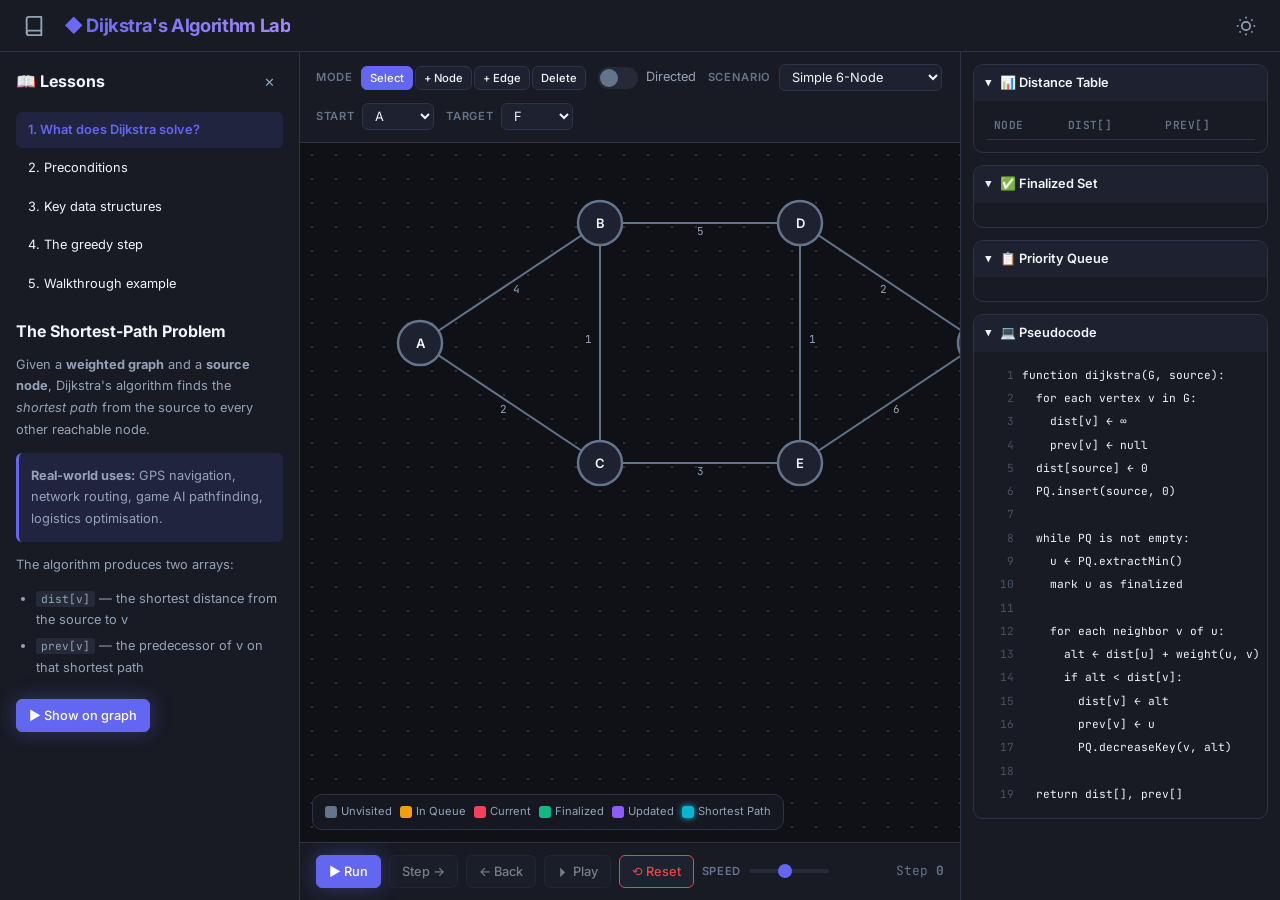
<file: demo_1/index.html>
<!DOCTYPE html>
<html lang="en" data-theme="dark">

<head>
    <meta charset="UTF-8" />
    <meta name="viewport" content="width=device-width, initial-scale=1.0" />
    <title>Dijkstra's Algorithm Lab — Interactive Visual Explorer</title>
    <meta name="description"
        content="Learn Dijkstra's shortest-path algorithm interactively. Visualise every step, inspect priority queues, distance tables, and build your own graphs." />
    <link rel="preconnect" href="https://fonts.googleapis.com" />
    <link rel="preconnect" href="https://fonts.gstatic.com" crossorigin />
    <link
        href="https://fonts.googleapis.com/css2?family=Inter:wght@400;500;600;700;800&family=JetBrains+Mono:wght@400;500;600&display=swap"
        rel="stylesheet" />
    <link rel="stylesheet" href="css/main.css" />
</head>

<body>
    <!-- ─── SKIP LINK ─── -->
    <a href="#main-content" class="skip-link">Skip to main content</a>

    <!-- ─── TOP BAR ─── -->
    <header class="topbar" role="banner">
        <div class="topbar__left">
            <button id="btn-lesson-toggle" class="icon-btn" aria-label="Toggle lesson sidebar" title="Lessons">
                <svg width="22" height="22" viewBox="0 0 24 24" fill="none" stroke="currentColor" stroke-width="2"
                    stroke-linecap="round" stroke-linejoin="round">
                    <path d="M4 19.5A2.5 2.5 0 0 1 6.5 17H20" />
                    <path d="M6.5 2H20v20H6.5A2.5 2.5 0 0 1 4 19.5v-15A2.5 2.5 0 0 1 6.5 2z" />
                </svg>
            </button>
            <h1 class="topbar__title">
                <span class="topbar__icon">◆</span> Dijkstra's Algorithm Lab
            </h1>
        </div>
        <div class="topbar__right">
            <button id="btn-theme" class="icon-btn" aria-label="Toggle dark / light mode" title="Theme">
                <svg id="icon-sun" width="20" height="20" viewBox="0 0 24 24" fill="none" stroke="currentColor"
                    stroke-width="2">
                    <circle cx="12" cy="12" r="5" />
                    <line x1="12" y1="1" x2="12" y2="3" />
                    <line x1="12" y1="21" x2="12" y2="23" />
                    <line x1="4.22" y1="4.22" x2="5.64" y2="5.64" />
                    <line x1="18.36" y1="18.36" x2="19.78" y2="19.78" />
                    <line x1="1" y1="12" x2="3" y2="12" />
                    <line x1="21" y1="12" x2="23" y2="12" />
                    <line x1="4.22" y1="19.78" x2="5.64" y2="18.36" />
                    <line x1="18.36" y1="5.64" x2="19.78" y2="4.22" />
                </svg>
                <svg id="icon-moon" width="20" height="20" viewBox="0 0 24 24" fill="none" stroke="currentColor"
                    stroke-width="2" style="display:none">
                    <path d="M21 12.79A9 9 0 1 1 11.21 3 7 7 0 0 0 21 12.79z" />
                </svg>
            </button>
        </div>
    </header>

    <!-- ─── MAIN LAYOUT ─── -->
    <div class="app-layout">

        <!-- ─── LESSON SIDEBAR ─── -->
        <aside id="lesson-sidebar" class="sidebar sidebar--lesson" role="complementary" aria-label="Guided lessons">
            <div class="sidebar__header">
                <h2 class="sidebar__title">📖 Lessons</h2>
                <button id="btn-close-lesson" class="icon-btn icon-btn--sm" aria-label="Close lessons">✕</button>
            </div>
            <nav class="lesson-nav" aria-label="Lesson steps">
                <ul id="lesson-list" class="lesson-list" role="list"></ul>
            </nav>
            <div id="lesson-content" class="lesson-content"></div>
        </aside>

        <!-- ─── CENTRE COLUMN ─── -->
        <main id="main-content" class="main-col">

            <!-- TOOLBAR -->
            <div class="toolbar" role="toolbar" aria-label="Graph and algorithm controls">
                <!-- Graph mode -->
                <div class="toolbar__group">
                    <span class="toolbar__label">Mode</span>
                    <div class="btn-group" role="radiogroup" aria-label="Graph edit mode">
                        <button class="btn btn--sm btn--active" id="mode-select" role="radio" aria-checked="true"
                            data-mode="select">Select</button>
                        <button class="btn btn--sm" id="mode-add-node" role="radio" aria-checked="false"
                            data-mode="addNode">+ Node</button>
                        <button class="btn btn--sm" id="mode-add-edge" role="radio" aria-checked="false"
                            data-mode="addEdge">+ Edge</button>
                        <button class="btn btn--sm" id="mode-delete" role="radio" aria-checked="false"
                            data-mode="delete">Delete</button>
                    </div>
                </div>

                <!-- Graph type toggle -->
                <div class="toolbar__group">
                    <label class="toggle-label" for="toggle-directed">
                        <input type="checkbox" id="toggle-directed" class="sr-only" />
                        <span class="toggle-track" role="switch" aria-checked="false" tabindex="0">
                            <span class="toggle-thumb"></span>
                        </span>
                        <span class="toggle-text">Directed</span>
                    </label>
                </div>

                <!-- Scenario dropdown -->
                <div class="toolbar__group">
                    <label for="scenario-select" class="toolbar__label">Scenario</label>
                    <select id="scenario-select" class="select">
                        <option value="">— Custom —</option>
                        <option value="simple6">Simple 6-Node</option>
                        <option value="grid">Grid Pathfinding</option>
                        <option value="disconnected">Disconnected Graph</option>
                        <option value="equalPaths">Multiple Equal Paths</option>
                    </select>
                </div>

                <!-- Start / Target -->
                <div class="toolbar__group">
                    <label for="start-node" class="toolbar__label">Start</label>
                    <select id="start-node" class="select select--narrow"></select>
                </div>
                <div class="toolbar__group">
                    <label for="target-node" class="toolbar__label">Target</label>
                    <select id="target-node" class="select select--narrow">
                        <option value="">(any)</option>
                    </select>
                </div>
            </div>

            <!-- ERROR BANNER -->
            <div id="error-banner" class="error-banner" role="alert" aria-live="polite" hidden>
                <span id="error-msg"></span>
                <button id="btn-dismiss-error" class="icon-btn icon-btn--sm" aria-label="Dismiss error">✕</button>
            </div>

            <!-- GRAPH CANVAS -->
            <div class="canvas-wrap" id="canvas-wrap">
                <svg id="graph-svg" class="graph-svg" aria-label="Graph visualisation canvas"></svg>
                <!-- Legend -->
                <div class="legend" aria-label="Color legend">
                    <div class="legend__item"><span class="legend__swatch"
                            style="background:var(--clr-unvisited)"></span>Unvisited</div>
                    <div class="legend__item"><span class="legend__swatch"
                            style="background:var(--clr-inqueue)"></span>In Queue</div>
                    <div class="legend__item"><span class="legend__swatch"
                            style="background:var(--clr-current)"></span>Current</div>
                    <div class="legend__item"><span class="legend__swatch"
                            style="background:var(--clr-finalized)"></span>Finalized</div>
                    <div class="legend__item"><span class="legend__swatch"
                            style="background:var(--clr-updated)"></span>Updated</div>
                    <div class="legend__item"><span class="legend__swatch legend__swatch--path"></span>Shortest Path
                    </div>
                </div>
            </div>

            <!-- ALGORITHM CONTROLS -->
            <div class="algo-controls" role="group" aria-label="Algorithm playback controls">
                <button id="btn-run" class="btn btn--primary" aria-label="Run algorithm">▶ Run</button>
                <button id="btn-step" class="btn" aria-label="Step forward" disabled>Step →</button>
                <button id="btn-back" class="btn" aria-label="Step backward" disabled>← Back</button>
                <button id="btn-playpause" class="btn" aria-label="Play or pause auto-step" disabled>⏵ Play</button>
                <button id="btn-reset" class="btn btn--danger" aria-label="Reset algorithm">⟲ Reset</button>
                <div class="speed-control">
                    <label for="speed-slider" class="toolbar__label">Speed</label>
                    <input type="range" id="speed-slider" min="1" max="10" value="5" class="slider"
                        aria-label="Autoplay speed" />
                </div>
                <div class="step-counter" aria-live="polite">
                    Step <strong id="step-k">0</strong>
                </div>
            </div>
        </main>

        <!-- ─── RIGHT PANELS ─── -->
        <aside class="sidebar sidebar--panels" role="complementary" aria-label="Algorithm internals">
            <button id="btn-panels-toggle" class="icon-btn panels-toggle-btn"
                aria-label="Toggle panels sidebar">☰</button>

            <!-- Distance Table -->
            <details class="panel" open>
                <summary class="panel__header" id="panel-dist-header">📊 Distance Table</summary>
                <div class="panel__body" id="panel-dist">
                    <table class="data-table" id="dist-table" aria-label="Distance and previous-node table">
                        <thead>
                            <tr>
                                <th>Node</th>
                                <th>dist[]</th>
                                <th>prev[]</th>
                            </tr>
                        </thead>
                        <tbody></tbody>
                    </table>
                </div>
            </details>

            <!-- Visited Set -->
            <details class="panel" open>
                <summary class="panel__header" id="panel-visited-header">✅ Finalized Set</summary>
                <div class="panel__body" id="panel-visited">
                    <div id="visited-chips" class="chip-row"></div>
                </div>
            </details>

            <!-- Priority Queue -->
            <details class="panel" open>
                <summary class="panel__header" id="panel-pq-header">📋 Priority Queue</summary>
                <div class="panel__body" id="panel-pq">
                    <ol id="pq-list" class="pq-list" aria-label="Priority queue contents"></ol>
                </div>
            </details>

            <!-- Pseudocode -->
            <details class="panel" open>
                <summary class="panel__header" id="panel-code-header">💻 Pseudocode</summary>
                <div class="panel__body panel__body--code" id="panel-code">
                    <pre id="pseudocode" class="pseudocode"
                        aria-label="Algorithm pseudocode with highlighted current line"></pre>
                </div>
            </details>
        </aside>
    </div>

    <!-- ─── EDGE WEIGHT DIALOG ─── -->
    <dialog id="edge-dialog" class="dialog" aria-labelledby="edge-dialog-title">
        <h3 id="edge-dialog-title">Set Edge Weight</h3>
        <form id="edge-form" method="dialog">
            <label for="edge-weight-input">Weight (≥ 0):</label>
            <input type="number" id="edge-weight-input" min="0" step="any" value="1" class="input" required autofocus />
            <div class="dialog__actions">
                <button type="submit" class="btn btn--primary">Add Edge</button>
                <button type="button" id="btn-cancel-edge" class="btn">Cancel</button>
            </div>
        </form>
    </dialog>

    <!-- ─── SCRIPTS ─── -->
    <script src="js/graph.js"></script>
    <script src="js/dijkstra.js"></script>
    <script src="js/scenarios.js"></script>
    <script src="js/ui.js"></script>
    <script src="js/app.js"></script>
</body>

</html>
</file>
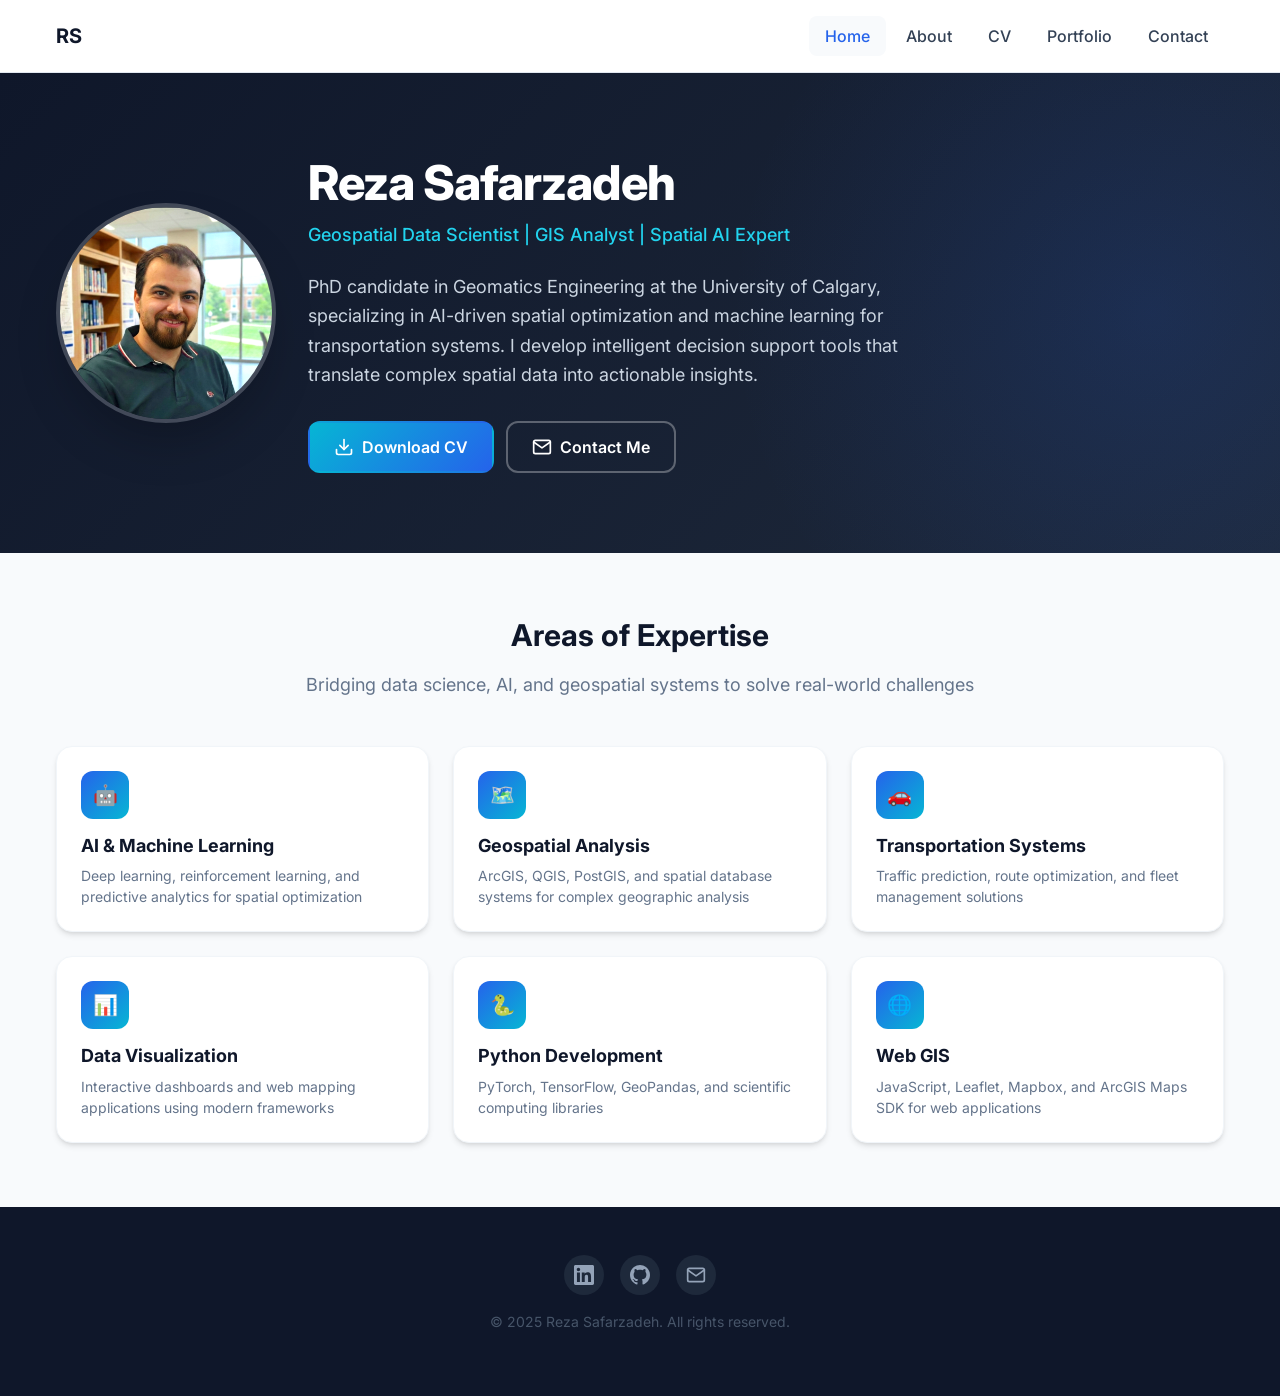
<file: demo_3/index.html>
<!DOCTYPE html>
<html lang="en">
<head>
  <meta charset="UTF-8">
  <meta name="viewport" content="width=device-width, initial-scale=1.0">
  <meta name="description" content="Reza Safarzadeh - PhD candidate in Geomatics Engineering specializing in AI-driven spatial optimization, machine learning for transportation systems, and intelligent GIS solutions.">
  
  <!-- Open Graph / Social Media -->
  <meta property="og:type" content="website">
  <meta property="og:url" content="https://safarzadeh-reza.github.io/">
  <meta property="og:title" content="Reza Safarzadeh | Geospatial Data Scientist">
  <meta property="og:description" content="PhD candidate specializing in AI-driven spatial optimization and machine learning for transportation systems.">
  <meta property="og:image" content="https://safarzadeh-reza.github.io/assets/images/profile.png">
  
  <!-- Twitter -->
  <meta name="twitter:card" content="summary_large_image">
  <meta name="twitter:title" content="Reza Safarzadeh | Geospatial Data Scientist">
  <meta name="twitter:description" content="PhD candidate specializing in AI-driven spatial optimization and machine learning for transportation systems.">
  
  <title>Reza Safarzadeh | Geospatial Data Scientist</title>
  
  <!-- Favicon -->
  <link rel="icon" type="image/png" href="assets/images/favicon.ico">
  
  <!-- Google Fonts -->
  <link rel="preconnect" href="https://fonts.googleapis.com">
  <link rel="preconnect" href="https://fonts.gstatic.com" crossorigin>
  <link href="https://fonts.googleapis.com/css2?family=Inter:wght@400;500;600;700;800&display=swap" rel="stylesheet">
  
  <!-- Styles -->
  <link rel="stylesheet" href="assets/css/styles.css">
</head>
<body>
  <!-- Navigation -->
  <nav class="nav" role="navigation" aria-label="Main navigation">
    <div class="nav__container">
      <a href="index.html" class="nav__logo">RS</a>
      <button class="nav__toggle" aria-label="Toggle menu" aria-expanded="false">
        <span></span>
        <span></span>
        <span></span>
      </button>
      <ul class="nav__menu" id="nav-menu">
        <li><a href="index.html" class="nav__link active">Home</a></li>
        <li><a href="about.html" class="nav__link">About</a></li>
        <li><a href="cv.html" class="nav__link">CV</a></li>
        <li><a href="portfolio/index.html" class="nav__link">Portfolio</a></li>
        <li><a href="contact.html" class="nav__link">Contact</a></li>
      </ul>
    </div>
  </nav>

  <!-- Hero Section -->
  <section class="hero section--hero">
    <div class="container hero__container">
      <img 
        src="assets/images/profile.png" 
        alt="Reza Safarzadeh - Geospatial Data Scientist" 
        class="hero__image"
        width="220"
        height="220"
      >
      <div class="hero__content">
        <h1 class="hero__name">Reza Safarzadeh</h1>
        <p class="hero__tagline">Geospatial Data Scientist | GIS Analyst | Spatial AI Expert</p>
        <p class="hero__summary">
          PhD candidate in Geomatics Engineering at the University of Calgary, specializing in AI-driven spatial optimization and machine learning for transportation systems. I develop intelligent decision support tools that translate complex spatial data into actionable insights.
        </p>
        <div class="hero__actions">
          <a href="Reza_Safarzadeh_CV.pdf" class="btn btn--primary" download>
            <svg width="20" height="20" viewBox="0 0 24 24" fill="none" stroke="currentColor" stroke-width="2" stroke-linecap="round" stroke-linejoin="round">
              <path d="M21 15v4a2 2 0 0 1-2 2H5a2 2 0 0 1-2-2v-4"></path>
              <polyline points="7 10 12 15 17 10"></polyline>
              <line x1="12" y1="15" x2="12" y2="3"></line>
            </svg>
            Download CV
          </a>
          <a href="contact.html" class="btn btn--secondary">
            <svg width="20" height="20" viewBox="0 0 24 24" fill="none" stroke="currentColor" stroke-width="2" stroke-linecap="round" stroke-linejoin="round">
              <path d="M4 4h16c1.1 0 2 .9 2 2v12c0 1.1-.9 2-2 2H4c-1.1 0-2-.9-2-2V6c0-1.1.9-2 2-2z"></path>
              <polyline points="22,6 12,13 2,6"></polyline>
            </svg>
            Contact Me
          </a>
        </div>
      </div>
    </div>
  </section>

  <!-- Focus Areas Section -->
  <section class="focus-areas section">
    <div class="container">
      <header class="focus-areas__header">
        <h2 class="focus-areas__title">Areas of Expertise</h2>
        <p class="focus-areas__subtitle">Bridging data science, AI, and geospatial systems to solve real-world challenges</p>
      </header>
      
      <div class="focus-areas__grid">
        <!-- AI & Machine Learning -->
        <article class="focus-card">
          <div class="focus-card__icon">🤖</div>
          <h3 class="focus-card__title">AI & Machine Learning</h3>
          <p class="focus-card__description">Deep learning, reinforcement learning, and predictive analytics for spatial optimization</p>
        </article>
        
        <!-- Geospatial Analysis -->
        <article class="focus-card">
          <div class="focus-card__icon">🗺️</div>
          <h3 class="focus-card__title">Geospatial Analysis</h3>
          <p class="focus-card__description">ArcGIS, QGIS, PostGIS, and spatial database systems for complex geographic analysis</p>
        </article>
        
        <!-- Transportation Systems -->
        <article class="focus-card">
          <div class="focus-card__icon">🚗</div>
          <h3 class="focus-card__title">Transportation Systems</h3>
          <p class="focus-card__description">Traffic prediction, route optimization, and fleet management solutions</p>
        </article>
        
        <!-- Data Visualization -->
        <article class="focus-card">
          <div class="focus-card__icon">📊</div>
          <h3 class="focus-card__title">Data Visualization</h3>
          <p class="focus-card__description">Interactive dashboards and web mapping applications using modern frameworks</p>
        </article>
        
        <!-- Python Development -->
        <article class="focus-card">
          <div class="focus-card__icon">🐍</div>
          <h3 class="focus-card__title">Python Development</h3>
          <p class="focus-card__description">PyTorch, TensorFlow, GeoPandas, and scientific computing libraries</p>
        </article>
        
        <!-- Web GIS -->
        <article class="focus-card">
          <div class="focus-card__icon">🌐</div>
          <h3 class="focus-card__title">Web GIS</h3>
          <p class="focus-card__description">JavaScript, Leaflet, Mapbox, and ArcGIS Maps SDK for web applications</p>
        </article>
      </div>
    </div>
  </section>

  <!-- Footer -->
  <footer class="footer">
    <div class="container footer__container">
      <div class="footer__social">
        <a href="https://linkedin.com/in/safarzadehreza" class="footer__social-link" aria-label="LinkedIn" target="_blank" rel="noopener noreferrer">
          <svg width="20" height="20" viewBox="0 0 24 24" fill="currentColor">
            <path d="M20.447 20.452h-3.554v-5.569c0-1.328-.027-3.037-1.852-3.037-1.853 0-2.136 1.445-2.136 2.939v5.667H9.351V9h3.414v1.561h.046c.477-.9 1.637-1.85 3.37-1.85 3.601 0 4.267 2.37 4.267 5.455v6.286zM5.337 7.433c-1.144 0-2.063-.926-2.063-2.065 0-1.138.92-2.063 2.063-2.063 1.14 0 2.064.925 2.064 2.063 0 1.139-.925 2.065-2.064 2.065zm1.782 13.019H3.555V9h3.564v11.452zM22.225 0H1.771C.792 0 0 .774 0 1.729v20.542C0 23.227.792 24 1.771 24h20.451C23.2 24 24 23.227 24 22.271V1.729C24 .774 23.2 0 22.222 0h.003z"/>
          </svg>
        </a>
        <a href="https://github.com/safarzadeh-reza" class="footer__social-link" aria-label="GitHub" target="_blank" rel="noopener noreferrer">
          <svg width="20" height="20" viewBox="0 0 24 24" fill="currentColor">
            <path d="M12 0c-6.626 0-12 5.373-12 12 0 5.302 3.438 9.8 8.207 11.387.599.111.793-.261.793-.577v-2.234c-3.338.726-4.033-1.416-4.033-1.416-.546-1.387-1.333-1.756-1.333-1.756-1.089-.745.083-.729.083-.729 1.205.084 1.839 1.237 1.839 1.237 1.07 1.834 2.807 1.304 3.492.997.107-.775.418-1.305.762-1.604-2.665-.305-5.467-1.334-5.467-5.931 0-1.311.469-2.381 1.236-3.221-.124-.303-.535-1.524.117-3.176 0 0 1.008-.322 3.301 1.23.957-.266 1.983-.399 3.003-.404 1.02.005 2.047.138 3.006.404 2.291-1.552 3.297-1.23 3.297-1.23.653 1.653.242 2.874.118 3.176.77.84 1.235 1.911 1.235 3.221 0 4.609-2.807 5.624-5.479 5.921.43.372.823 1.102.823 2.222v3.293c0 .319.192.694.801.576 4.765-1.589 8.199-6.086 8.199-11.386 0-6.627-5.373-12-12-12z"/>
          </svg>
        </a>
        <a href="mailto:reza.sz70@gmail.com" class="footer__social-link" aria-label="Email">
          <svg width="20" height="20" viewBox="0 0 24 24" fill="none" stroke="currentColor" stroke-width="2" stroke-linecap="round" stroke-linejoin="round">
            <path d="M4 4h16c1.1 0 2 .9 2 2v12c0 1.1-.9 2-2 2H4c-1.1 0-2-.9-2-2V6c0-1.1.9-2 2-2z"></path>
            <polyline points="22,6 12,13 2,6"></polyline>
          </svg>
        </a>
      </div>
      <p class="footer__copyright">
        &copy; 2025 Reza Safarzadeh. All rights reserved.
      </p>
    </div>
  </footer>

  <script src="assets/js/main.js"></script>
</body>
</html>
</file>
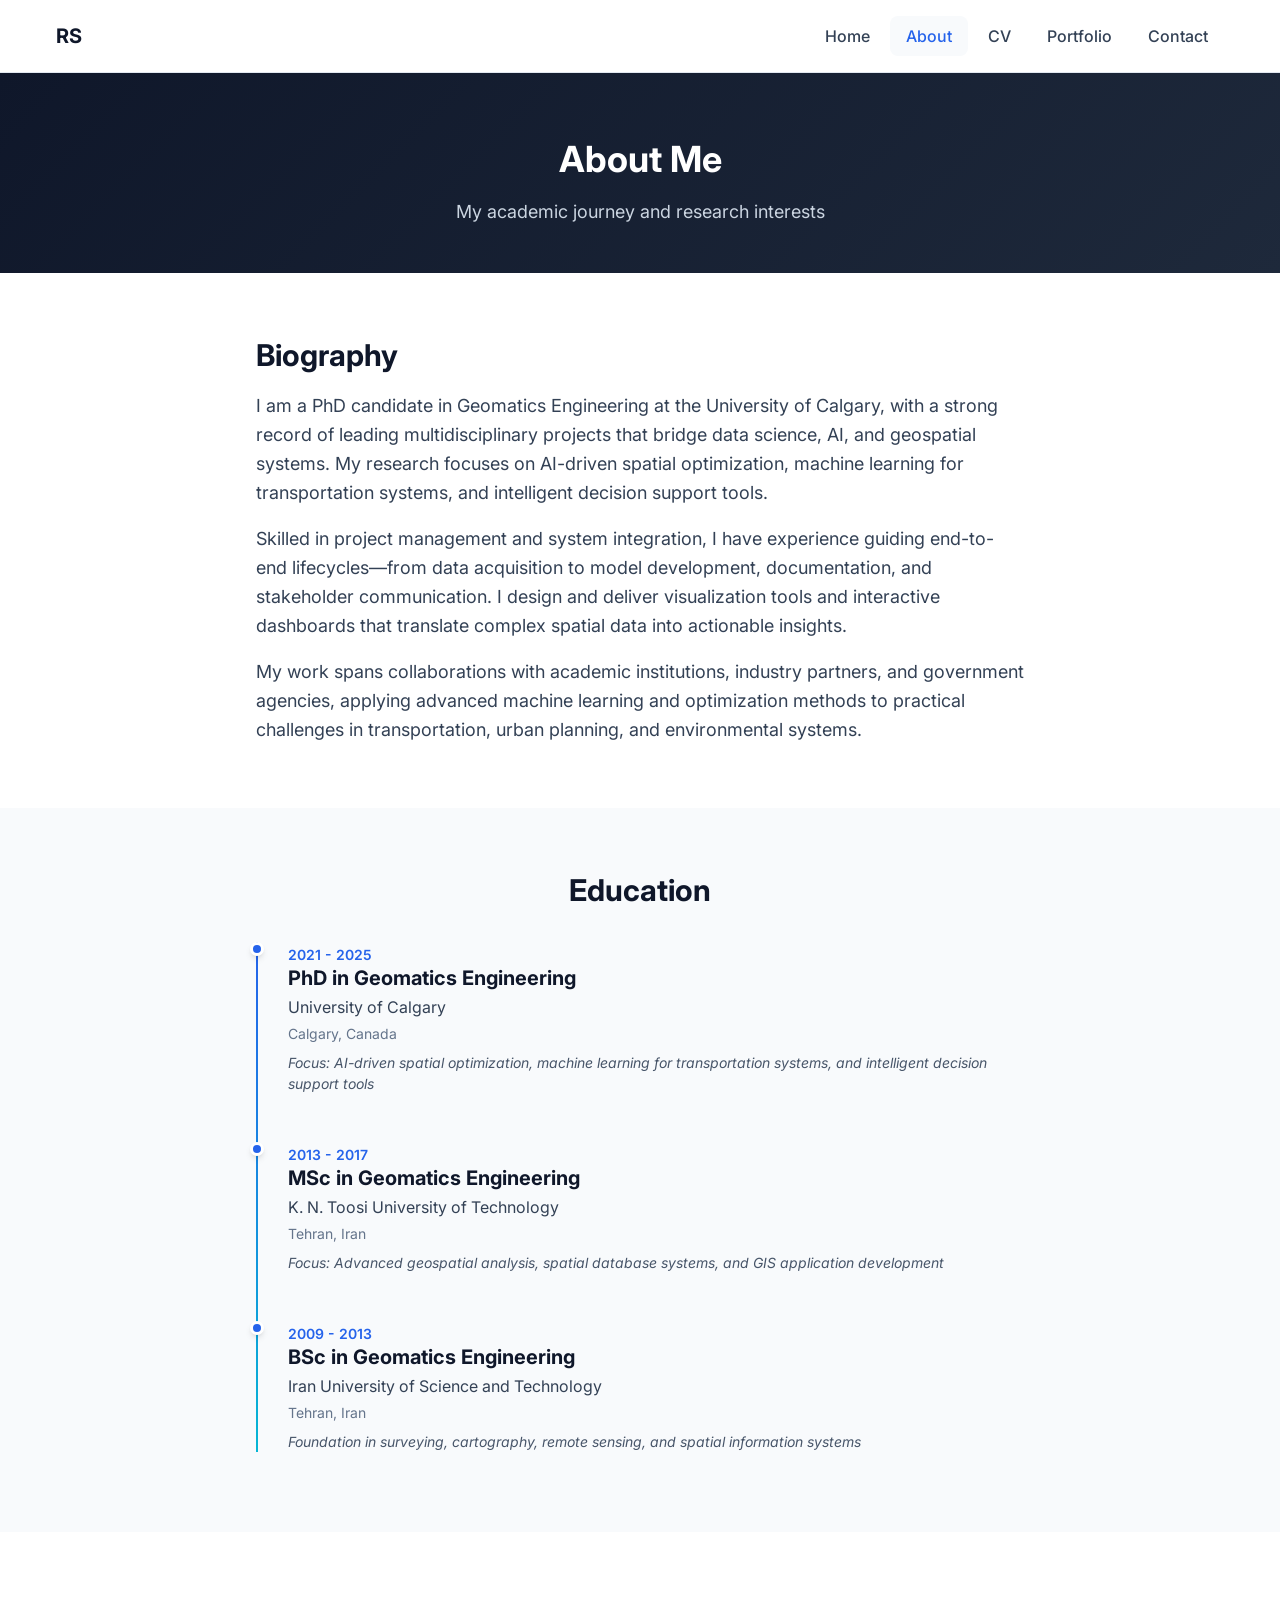
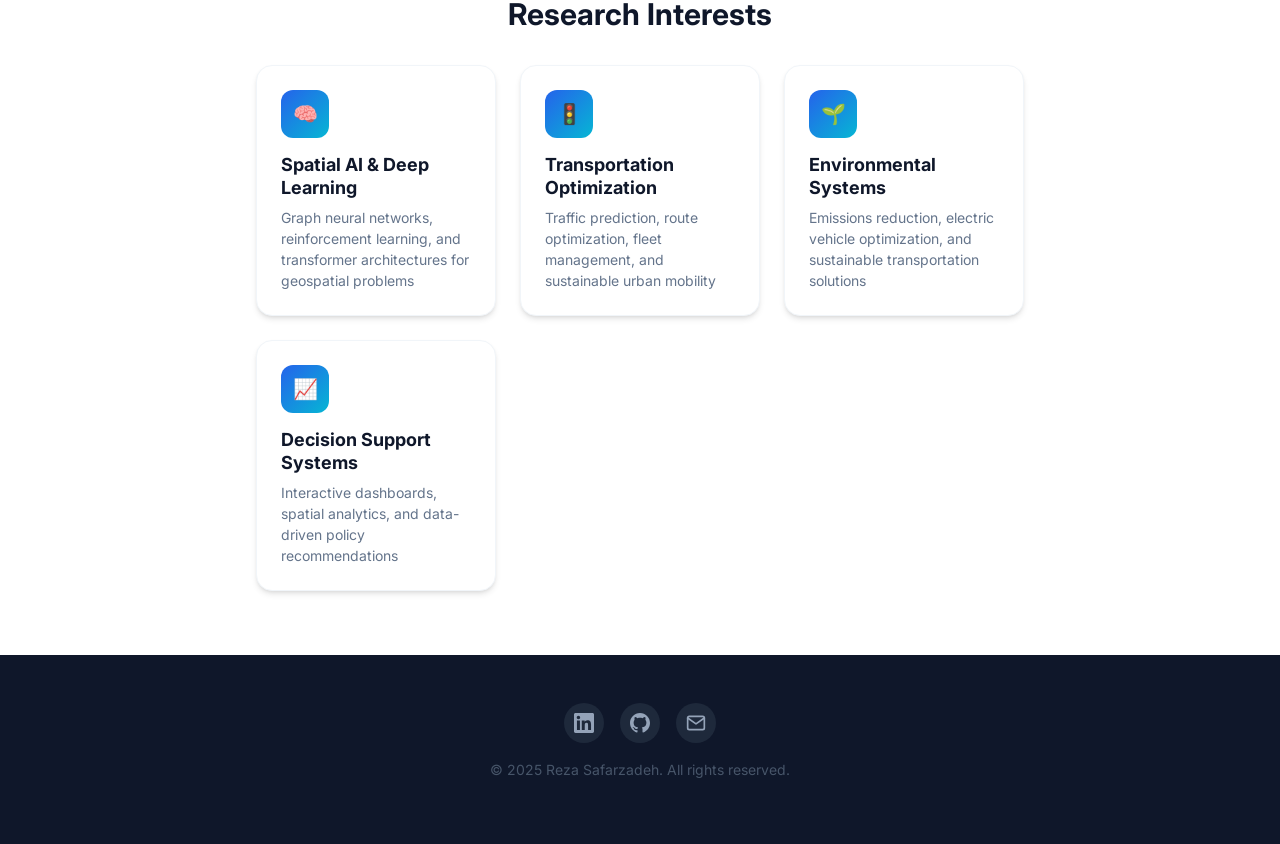
<file: demo_3/about.html>
<!DOCTYPE html>
<html lang="en">

<head>
    <meta charset="UTF-8">
    <meta name="viewport" content="width=device-width, initial-scale=1.0">
    <meta name="description"
        content="Learn about Reza Safarzadeh's academic background, research interests, and professional journey in geospatial data science and AI.">

    <!-- Open Graph -->
    <meta property="og:type" content="website">
    <meta property="og:url" content="https://safarzadeh-reza.github.io/about.html">
    <meta property="og:title" content="About | Reza Safarzadeh">
    <meta property="og:description"
        content="Learn about Reza Safarzadeh's academic background and research interests in geospatial AI.">

    <title>About | Reza Safarzadeh</title>

    <link rel="icon" type="image/png" href="assets/images/favicon.ico">
    <link rel="preconnect" href="https://fonts.googleapis.com">
    <link rel="preconnect" href="https://fonts.gstatic.com" crossorigin>
    <link href="https://fonts.googleapis.com/css2?family=Inter:wght@400;500;600;700;800&display=swap" rel="stylesheet">
    <link rel="stylesheet" href="assets/css/styles.css">
</head>

<body>
    <!-- Navigation -->
    <nav class="nav" role="navigation" aria-label="Main navigation">
        <div class="nav__container">
            <a href="index.html" class="nav__logo">RS</a>
            <button class="nav__toggle" aria-label="Toggle menu" aria-expanded="false">
                <span></span>
                <span></span>
                <span></span>
            </button>
            <ul class="nav__menu" id="nav-menu">
                <li><a href="index.html" class="nav__link">Home</a></li>
                <li><a href="about.html" class="nav__link active">About</a></li>
                <li><a href="cv.html" class="nav__link">CV</a></li>
                <li><a href="portfolio/index.html" class="nav__link">Portfolio</a></li>
                <li><a href="contact.html" class="nav__link">Contact</a></li>
            </ul>
        </div>
    </nav>

    <!-- Page Header -->
    <header class="page-header">
        <div class="container">
            <h1 class="page-header__title">About Me</h1>
            <p class="page-header__subtitle">My academic journey and research interests</p>
        </div>
    </header>

    <!-- Bio Section -->
    <section class="section">
        <div class="container container--narrow">
            <div class="about-content">
                <h2 class="mb-4">Biography</h2>
                <p class="about-bio">
                    I am a PhD candidate in Geomatics Engineering at the University of Calgary, with a strong record of
                    leading multidisciplinary projects that bridge data science, AI, and geospatial systems. My research
                    focuses on AI-driven spatial optimization, machine learning for transportation systems, and
                    intelligent decision support tools.
                </p>
                <p class="about-bio">
                    Skilled in project management and system integration, I have experience guiding end-to-end
                    lifecycles—from data acquisition to model development, documentation, and stakeholder communication.
                    I design and deliver visualization tools and interactive dashboards that translate complex spatial
                    data into actionable insights.
                </p>
                <p class="about-bio mb-0">
                    My work spans collaborations with academic institutions, industry partners, and government agencies,
                    applying advanced machine learning and optimization methods to practical challenges in
                    transportation, urban planning, and environmental systems.
                </p>
            </div>
        </div>
    </section>

    <!-- Education Section -->
    <section class="section" style="background: var(--color-gray-50);">
        <div class="container container--narrow">
            <h2 class="mb-8 text-center">Education</h2>

            <div class="timeline">
                <!-- PhD -->
                <div class="timeline__item">
                    <div class="timeline__marker"></div>
                    <span class="timeline__period">2021 - 2025</span>
                    <h3 class="timeline__degree">PhD in Geomatics Engineering</h3>
                    <p class="timeline__institution">University of Calgary</p>
                    <p class="timeline__location">Calgary, Canada</p>
                    <p class="timeline__focus">Focus: AI-driven spatial optimization, machine learning for
                        transportation systems, and intelligent decision support tools</p>
                </div>

                <!-- MSc -->
                <div class="timeline__item">
                    <div class="timeline__marker"></div>
                    <span class="timeline__period">2013 - 2017</span>
                    <h3 class="timeline__degree">MSc in Geomatics Engineering</h3>
                    <p class="timeline__institution">K. N. Toosi University of Technology</p>
                    <p class="timeline__location">Tehran, Iran</p>
                    <p class="timeline__focus">Focus: Advanced geospatial analysis, spatial database systems, and GIS
                        application development</p>
                </div>

                <!-- BSc -->
                <div class="timeline__item">
                    <div class="timeline__marker"></div>
                    <span class="timeline__period">2009 - 2013</span>
                    <h3 class="timeline__degree">BSc in Geomatics Engineering</h3>
                    <p class="timeline__institution">Iran University of Science and Technology</p>
                    <p class="timeline__location">Tehran, Iran</p>
                    <p class="timeline__focus">Foundation in surveying, cartography, remote sensing, and spatial
                        information systems</p>
                </div>
            </div>
        </div>
    </section>

    <!-- Research Interests Section -->
    <section class="section">
        <div class="container container--narrow">
            <h2 class="mb-8 text-center">Research Interests</h2>

            <div class="focus-areas__grid" style="max-width: 800px; margin: 0 auto;">
                <article class="focus-card">
                    <div class="focus-card__icon">🧠</div>
                    <h3 class="focus-card__title">Spatial AI & Deep Learning</h3>
                    <p class="focus-card__description">Graph neural networks, reinforcement learning, and transformer
                        architectures for geospatial problems</p>
                </article>

                <article class="focus-card">
                    <div class="focus-card__icon">🚦</div>
                    <h3 class="focus-card__title">Transportation Optimization</h3>
                    <p class="focus-card__description">Traffic prediction, route optimization, fleet management, and
                        sustainable urban mobility</p>
                </article>

                <article class="focus-card">
                    <div class="focus-card__icon">🌱</div>
                    <h3 class="focus-card__title">Environmental Systems</h3>
                    <p class="focus-card__description">Emissions reduction, electric vehicle optimization, and
                        sustainable transportation solutions</p>
                </article>

                <article class="focus-card">
                    <div class="focus-card__icon">📈</div>
                    <h3 class="focus-card__title">Decision Support Systems</h3>
                    <p class="focus-card__description">Interactive dashboards, spatial analytics, and data-driven policy
                        recommendations</p>
                </article>
            </div>
        </div>
    </section>

    <!-- Footer -->
    <footer class="footer">
        <div class="container footer__container">
            <div class="footer__social">
                <a href="https://linkedin.com/in/safarzadehreza" class="footer__social-link" aria-label="LinkedIn"
                    target="_blank" rel="noopener noreferrer">
                    <svg width="20" height="20" viewBox="0 0 24 24" fill="currentColor">
                        <path
                            d="M20.447 20.452h-3.554v-5.569c0-1.328-.027-3.037-1.852-3.037-1.853 0-2.136 1.445-2.136 2.939v5.667H9.351V9h3.414v1.561h.046c.477-.9 1.637-1.85 3.37-1.85 3.601 0 4.267 2.37 4.267 5.455v6.286zM5.337 7.433c-1.144 0-2.063-.926-2.063-2.065 0-1.138.92-2.063 2.063-2.063 1.14 0 2.064.925 2.064 2.063 0 1.139-.925 2.065-2.064 2.065zm1.782 13.019H3.555V9h3.564v11.452zM22.225 0H1.771C.792 0 0 .774 0 1.729v20.542C0 23.227.792 24 1.771 24h20.451C23.2 24 24 23.227 24 22.271V1.729C24 .774 23.2 0 22.222 0h.003z" />
                    </svg>
                </a>
                <a href="https://github.com/safarzadeh-reza" class="footer__social-link" aria-label="GitHub"
                    target="_blank" rel="noopener noreferrer">
                    <svg width="20" height="20" viewBox="0 0 24 24" fill="currentColor">
                        <path
                            d="M12 0c-6.626 0-12 5.373-12 12 0 5.302 3.438 9.8 8.207 11.387.599.111.793-.261.793-.577v-2.234c-3.338.726-4.033-1.416-4.033-1.416-.546-1.387-1.333-1.756-1.333-1.756-1.089-.745.083-.729.083-.729 1.205.084 1.839 1.237 1.839 1.237 1.07 1.834 2.807 1.304 3.492.997.107-.775.418-1.305.762-1.604-2.665-.305-5.467-1.334-5.467-5.931 0-1.311.469-2.381 1.236-3.221-.124-.303-.535-1.524.117-3.176 0 0 1.008-.322 3.301 1.23.957-.266 1.983-.399 3.003-.404 1.02.005 2.047.138 3.006.404 2.291-1.552 3.297-1.23 3.297-1.23.653 1.653.242 2.874.118 3.176.77.84 1.235 1.911 1.235 3.221 0 4.609-2.807 5.624-5.479 5.921.43.372.823 1.102.823 2.222v3.293c0 .319.192.694.801.576 4.765-1.589 8.199-6.086 8.199-11.386 0-6.627-5.373-12-12-12z" />
                    </svg>
                </a>
                <a href="mailto:reza.sz70@gmail.com" class="footer__social-link" aria-label="Email">
                    <svg width="20" height="20" viewBox="0 0 24 24" fill="none" stroke="currentColor" stroke-width="2"
                        stroke-linecap="round" stroke-linejoin="round">
                        <path d="M4 4h16c1.1 0 2 .9 2 2v12c0 1.1-.9 2-2 2H4c-1.1 0-2-.9-2-2V6c0-1.1.9-2 2-2z"></path>
                        <polyline points="22,6 12,13 2,6"></polyline>
                    </svg>
                </a>
            </div>
            <p class="footer__copyright">
                &copy; 2025 Reza Safarzadeh. All rights reserved.
            </p>
        </div>
    </footer>

    <script src="assets/js/main.js"></script>
</body>

</html>
</file>
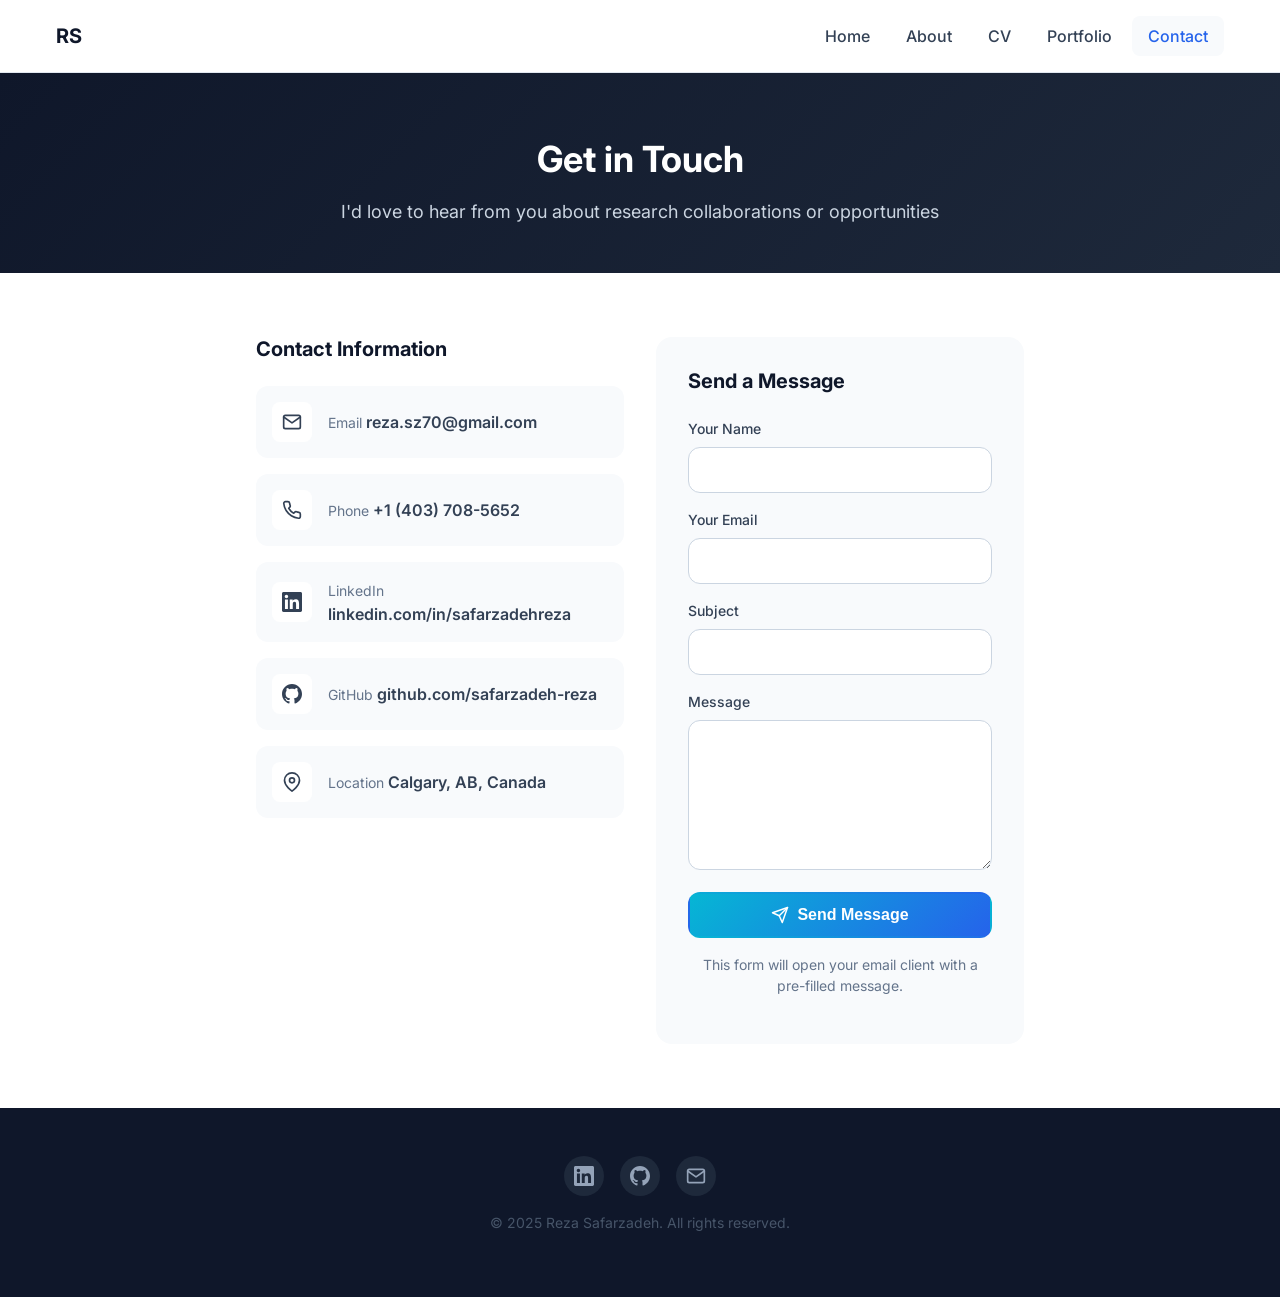
<file: demo_3/contact.html>
<!DOCTYPE html>
<html lang="en">

<head>
    <meta charset="UTF-8">
    <meta name="viewport" content="width=device-width, initial-scale=1.0">
    <meta name="description"
        content="Contact Reza Safarzadeh for opportunities in geospatial data science, AI research, and GIS projects.">

    <!-- Open Graph -->
    <meta property="og:type" content="website">
    <meta property="og:url" content="https://safarzadeh-reza.github.io/contact.html">
    <meta property="og:title" content="Contact | Reza Safarzadeh">
    <meta property="og:description" content="Get in touch with Reza Safarzadeh.">

    <title>Contact | Reza Safarzadeh</title>

    <link rel="icon" type="image/png" href="assets/images/favicon.ico">
    <link rel="preconnect" href="https://fonts.googleapis.com">
    <link rel="preconnect" href="https://fonts.gstatic.com" crossorigin>
    <link href="https://fonts.googleapis.com/css2?family=Inter:wght@400;500;600;700;800&display=swap" rel="stylesheet">
    <link rel="stylesheet" href="assets/css/styles.css">
</head>

<body>
    <!-- Navigation -->
    <nav class="nav" role="navigation" aria-label="Main navigation">
        <div class="nav__container">
            <a href="index.html" class="nav__logo">RS</a>
            <button class="nav__toggle" aria-label="Toggle menu" aria-expanded="false">
                <span></span>
                <span></span>
                <span></span>
            </button>
            <ul class="nav__menu" id="nav-menu">
                <li><a href="index.html" class="nav__link">Home</a></li>
                <li><a href="about.html" class="nav__link">About</a></li>
                <li><a href="cv.html" class="nav__link">CV</a></li>
                <li><a href="portfolio/index.html" class="nav__link">Portfolio</a></li>
                <li><a href="contact.html" class="nav__link active">Contact</a></li>
            </ul>
        </div>
    </nav>

    <!-- Page Header -->
    <header class="page-header">
        <div class="container">
            <h1 class="page-header__title">Get in Touch</h1>
            <p class="page-header__subtitle">I'd love to hear from you about research collaborations or opportunities
            </p>
        </div>
    </header>

    <!-- Contact Content -->
    <main class="section">
        <div class="container container--narrow">
            <div class="contact-grid">
                <!-- Contact Information -->
                <div class="contact-info">
                    <h2 class="contact-info__title">Contact Information</h2>

                    <div class="contact-links">
                        <!-- Email -->
                        <a href="mailto:reza.sz70@gmail.com" class="contact-link">
                            <span class="contact-link__icon">
                                <svg width="20" height="20" viewBox="0 0 24 24" fill="none" stroke="currentColor"
                                    stroke-width="2" stroke-linecap="round" stroke-linejoin="round">
                                    <path
                                        d="M4 4h16c1.1 0 2 .9 2 2v12c0 1.1-.9 2-2 2H4c-1.1 0-2-.9-2-2V6c0-1.1.9-2 2-2z">
                                    </path>
                                    <polyline points="22,6 12,13 2,6"></polyline>
                                </svg>
                            </span>
                            <div>
                                <span class="contact-link__label">Email</span>
                                <span class="contact-link__value">reza.sz70@gmail.com</span>
                            </div>
                        </a>

                        <!-- Phone -->
                        <a href="tel:+14037085652" class="contact-link">
                            <span class="contact-link__icon">
                                <svg width="20" height="20" viewBox="0 0 24 24" fill="none" stroke="currentColor"
                                    stroke-width="2" stroke-linecap="round" stroke-linejoin="round">
                                    <path
                                        d="M22 16.92v3a2 2 0 0 1-2.18 2 19.79 19.79 0 0 1-8.63-3.07 19.5 19.5 0 0 1-6-6 19.79 19.79 0 0 1-3.07-8.67A2 2 0 0 1 4.11 2h3a2 2 0 0 1 2 1.72 12.84 12.84 0 0 0 .7 2.81 2 2 0 0 1-.45 2.11L8.09 9.91a16 16 0 0 0 6 6l1.27-1.27a2 2 0 0 1 2.11-.45 12.84 12.84 0 0 0 2.81.7A2 2 0 0 1 22 16.92z">
                                    </path>
                                </svg>
                            </span>
                            <div>
                                <span class="contact-link__label">Phone</span>
                                <span class="contact-link__value">+1 (403) 708-5652</span>
                            </div>
                        </a>

                        <!-- LinkedIn -->
                        <a href="https://linkedin.com/in/safarzadehreza" class="contact-link" target="_blank"
                            rel="noopener noreferrer">
                            <span class="contact-link__icon">
                                <svg width="20" height="20" viewBox="0 0 24 24" fill="currentColor">
                                    <path
                                        d="M20.447 20.452h-3.554v-5.569c0-1.328-.027-3.037-1.852-3.037-1.853 0-2.136 1.445-2.136 2.939v5.667H9.351V9h3.414v1.561h.046c.477-.9 1.637-1.85 3.37-1.85 3.601 0 4.267 2.37 4.267 5.455v6.286zM5.337 7.433c-1.144 0-2.063-.926-2.063-2.065 0-1.138.92-2.063 2.063-2.063 1.14 0 2.064.925 2.064 2.063 0 1.139-.925 2.065-2.064 2.065zm1.782 13.019H3.555V9h3.564v11.452zM22.225 0H1.771C.792 0 0 .774 0 1.729v20.542C0 23.227.792 24 1.771 24h20.451C23.2 24 24 23.227 24 22.271V1.729C24 .774 23.2 0 22.222 0h.003z" />
                                </svg>
                            </span>
                            <div>
                                <span class="contact-link__label">LinkedIn</span>
                                <span class="contact-link__value">linkedin.com/in/safarzadehreza</span>
                            </div>
                        </a>

                        <!-- GitHub -->
                        <a href="https://github.com/safarzadeh-reza" class="contact-link" target="_blank"
                            rel="noopener noreferrer">
                            <span class="contact-link__icon">
                                <svg width="20" height="20" viewBox="0 0 24 24" fill="currentColor">
                                    <path
                                        d="M12 0c-6.626 0-12 5.373-12 12 0 5.302 3.438 9.8 8.207 11.387.599.111.793-.261.793-.577v-2.234c-3.338.726-4.033-1.416-4.033-1.416-.546-1.387-1.333-1.756-1.333-1.756-1.089-.745.083-.729.083-.729 1.205.084 1.839 1.237 1.839 1.237 1.07 1.834 2.807 1.304 3.492.997.107-.775.418-1.305.762-1.604-2.665-.305-5.467-1.334-5.467-5.931 0-1.311.469-2.381 1.236-3.221-.124-.303-.535-1.524.117-3.176 0 0 1.008-.322 3.301 1.23.957-.266 1.983-.399 3.003-.404 1.02.005 2.047.138 3.006.404 2.291-1.552 3.297-1.23 3.297-1.23.653 1.653.242 2.874.118 3.176.77.84 1.235 1.911 1.235 3.221 0 4.609-2.807 5.624-5.479 5.921.43.372.823 1.102.823 2.222v3.293c0 .319.192.694.801.576 4.765-1.589 8.199-6.086 8.199-11.386 0-6.627-5.373-12-12-12z" />
                                </svg>
                            </span>
                            <div>
                                <span class="contact-link__label">GitHub</span>
                                <span class="contact-link__value">github.com/safarzadeh-reza</span>
                            </div>
                        </a>

                        <!-- Location -->
                        <div class="contact-link" style="cursor: default;">
                            <span class="contact-link__icon">
                                <svg width="20" height="20" viewBox="0 0 24 24" fill="none" stroke="currentColor"
                                    stroke-width="2" stroke-linecap="round" stroke-linejoin="round">
                                    <path d="M21 10c0 7-9 13-9 13s-9-6-9-13a9 9 0 0 1 18 0z"></path>
                                    <circle cx="12" cy="10" r="3"></circle>
                                </svg>
                            </span>
                            <div>
                                <span class="contact-link__label">Location</span>
                                <span class="contact-link__value">Calgary, AB, Canada</span>
                            </div>
                        </div>
                    </div>
                </div>

                <!-- Contact Form -->
                <div class="contact-form">
                    <h2 class="contact-form__title">Send a Message</h2>

                    <form id="contact-form" action="#" method="POST">
                        <div class="form-group">
                            <label for="name" class="form-label">Your Name</label>
                            <input type="text" id="name" name="name" class="form-input" required>
                        </div>

                        <div class="form-group">
                            <label for="email" class="form-label">Your Email</label>
                            <input type="email" id="email" name="email" class="form-input" required>
                        </div>

                        <div class="form-group">
                            <label for="subject" class="form-label">Subject</label>
                            <input type="text" id="subject" name="subject" class="form-input" required>
                        </div>

                        <div class="form-group">
                            <label for="message" class="form-label">Message</label>
                            <textarea id="message" name="message" class="form-textarea" required></textarea>
                        </div>

                        <button type="submit" class="btn btn--primary" style="width: 100%;">
                            <svg width="18" height="18" viewBox="0 0 24 24" fill="none" stroke="currentColor"
                                stroke-width="2" stroke-linecap="round" stroke-linejoin="round">
                                <line x1="22" y1="2" x2="11" y2="13"></line>
                                <polygon points="22 2 15 22 11 13 2 9 22 2"></polygon>
                            </svg>
                            Send Message
                        </button>
                    </form>

                    <p style="font-size: 0.875rem; color: var(--color-gray-500); margin-top: 1rem; text-align: center;">
                        This form will open your email client with a pre-filled message.
                    </p>
                </div>
            </div>
        </div>
    </main>

    <!-- Footer -->
    <footer class="footer">
        <div class="container footer__container">
            <div class="footer__social">
                <a href="https://linkedin.com/in/safarzadehreza" class="footer__social-link" aria-label="LinkedIn"
                    target="_blank" rel="noopener noreferrer">
                    <svg width="20" height="20" viewBox="0 0 24 24" fill="currentColor">
                        <path
                            d="M20.447 20.452h-3.554v-5.569c0-1.328-.027-3.037-1.852-3.037-1.853 0-2.136 1.445-2.136 2.939v5.667H9.351V9h3.414v1.561h.046c.477-.9 1.637-1.85 3.37-1.85 3.601 0 4.267 2.37 4.267 5.455v6.286zM5.337 7.433c-1.144 0-2.063-.926-2.063-2.065 0-1.138.92-2.063 2.063-2.063 1.14 0 2.064.925 2.064 2.063 0 1.139-.925 2.065-2.064 2.065zm1.782 13.019H3.555V9h3.564v11.452zM22.225 0H1.771C.792 0 0 .774 0 1.729v20.542C0 23.227.792 24 1.771 24h20.451C23.2 24 24 23.227 24 22.271V1.729C24 .774 23.2 0 22.222 0h.003z" />
                    </svg>
                </a>
                <a href="https://github.com/safarzadeh-reza" class="footer__social-link" aria-label="GitHub"
                    target="_blank" rel="noopener noreferrer">
                    <svg width="20" height="20" viewBox="0 0 24 24" fill="currentColor">
                        <path
                            d="M12 0c-6.626 0-12 5.373-12 12 0 5.302 3.438 9.8 8.207 11.387.599.111.793-.261.793-.577v-2.234c-3.338.726-4.033-1.416-4.033-1.416-.546-1.387-1.333-1.756-1.333-1.756-1.089-.745.083-.729.083-.729 1.205.084 1.839 1.237 1.839 1.237 1.07 1.834 2.807 1.304 3.492.997.107-.775.418-1.305.762-1.604-2.665-.305-5.467-1.334-5.467-5.931 0-1.311.469-2.381 1.236-3.221-.124-.303-.535-1.524.117-3.176 0 0 1.008-.322 3.301 1.23.957-.266 1.983-.399 3.003-.404 1.02.005 2.047.138 3.006.404 2.291-1.552 3.297-1.23 3.297-1.23.653 1.653.242 2.874.118 3.176.77.84 1.235 1.911 1.235 3.221 0 4.609-2.807 5.624-5.479 5.921.43.372.823 1.102.823 2.222v3.293c0 .319.192.694.801.576 4.765-1.589 8.199-6.086 8.199-11.386 0-6.627-5.373-12-12-12z" />
                    </svg>
                </a>
                <a href="mailto:reza.sz70@gmail.com" class="footer__social-link" aria-label="Email">
                    <svg width="20" height="20" viewBox="0 0 24 24" fill="none" stroke="currentColor" stroke-width="2"
                        stroke-linecap="round" stroke-linejoin="round">
                        <path d="M4 4h16c1.1 0 2 .9 2 2v12c0 1.1-.9 2-2 2H4c-1.1 0-2-.9-2-2V6c0-1.1.9-2 2-2z"></path>
                        <polyline points="22,6 12,13 2,6"></polyline>
                    </svg>
                </a>
            </div>
            <p class="footer__copyright">
                &copy; 2025 Reza Safarzadeh. All rights reserved.
            </p>
        </div>
    </footer>

    <script src="assets/js/main.js"></script>
</body>

</html>
</file>
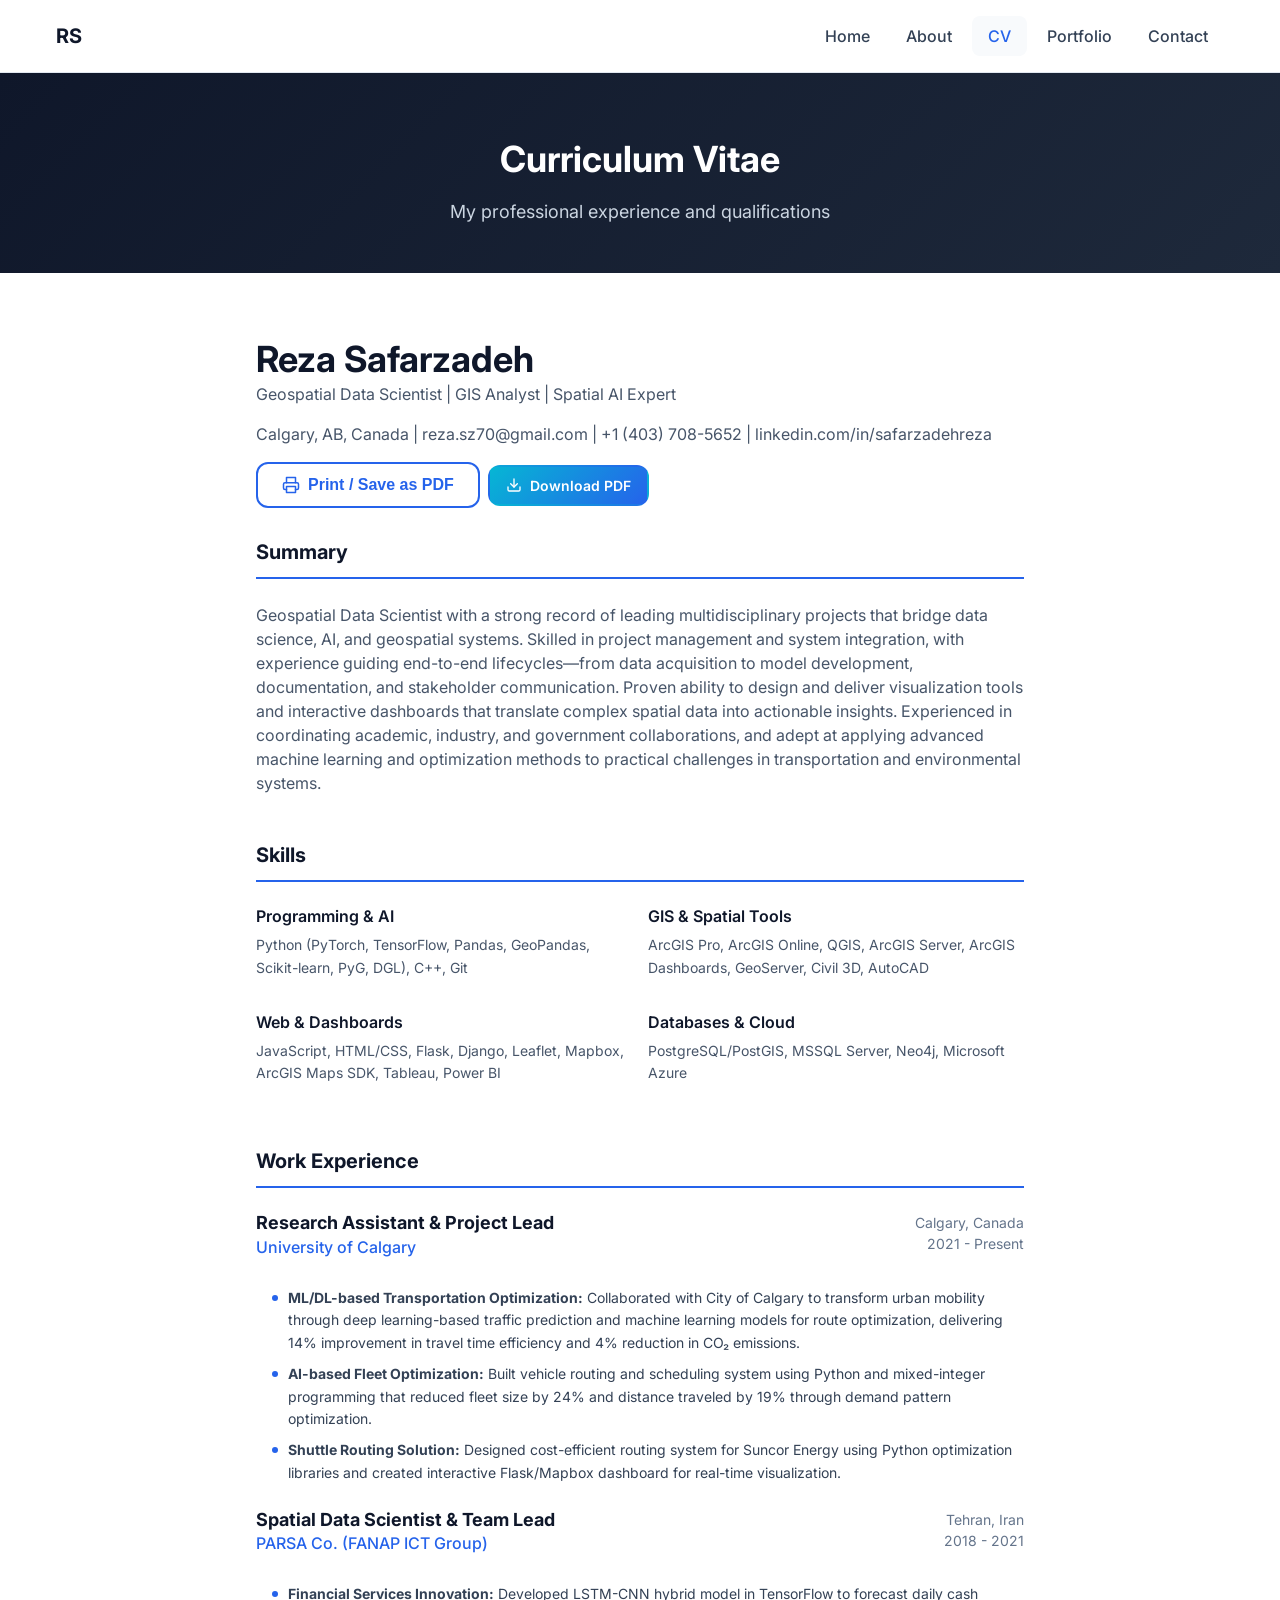
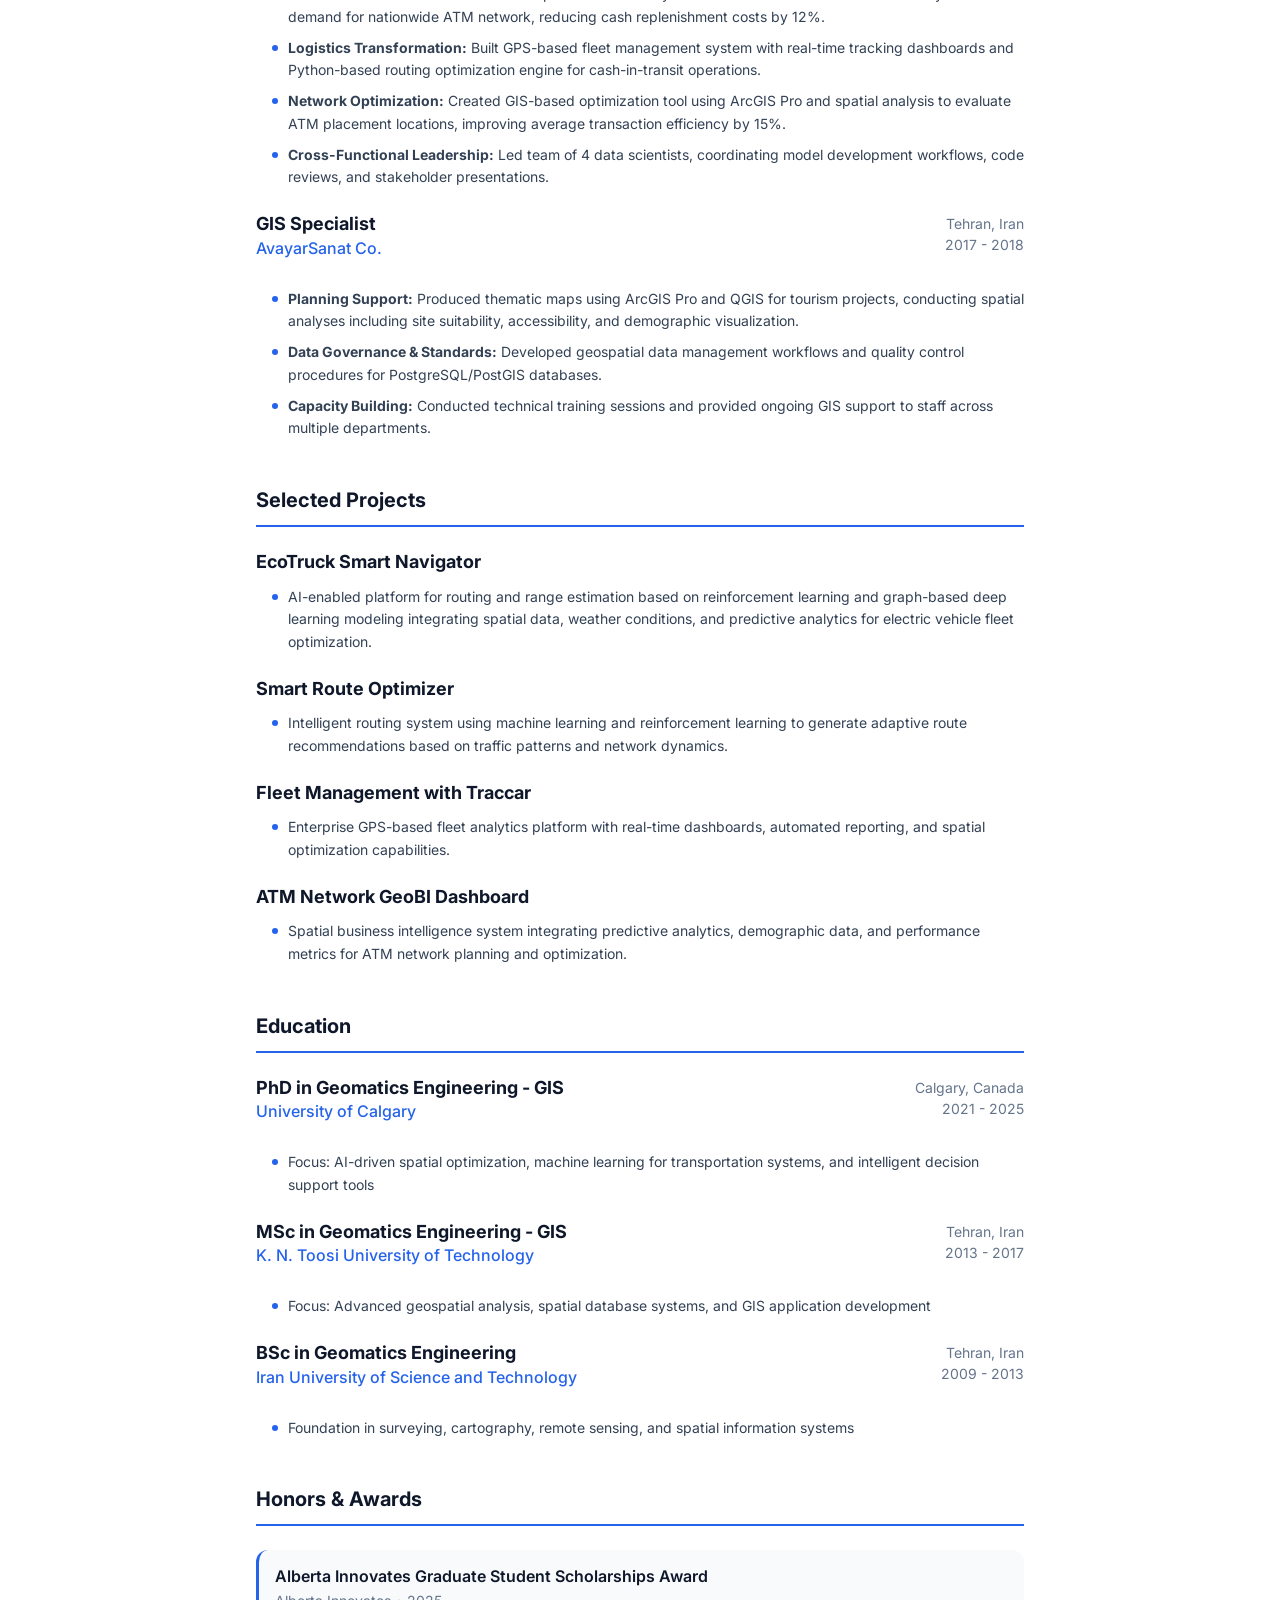
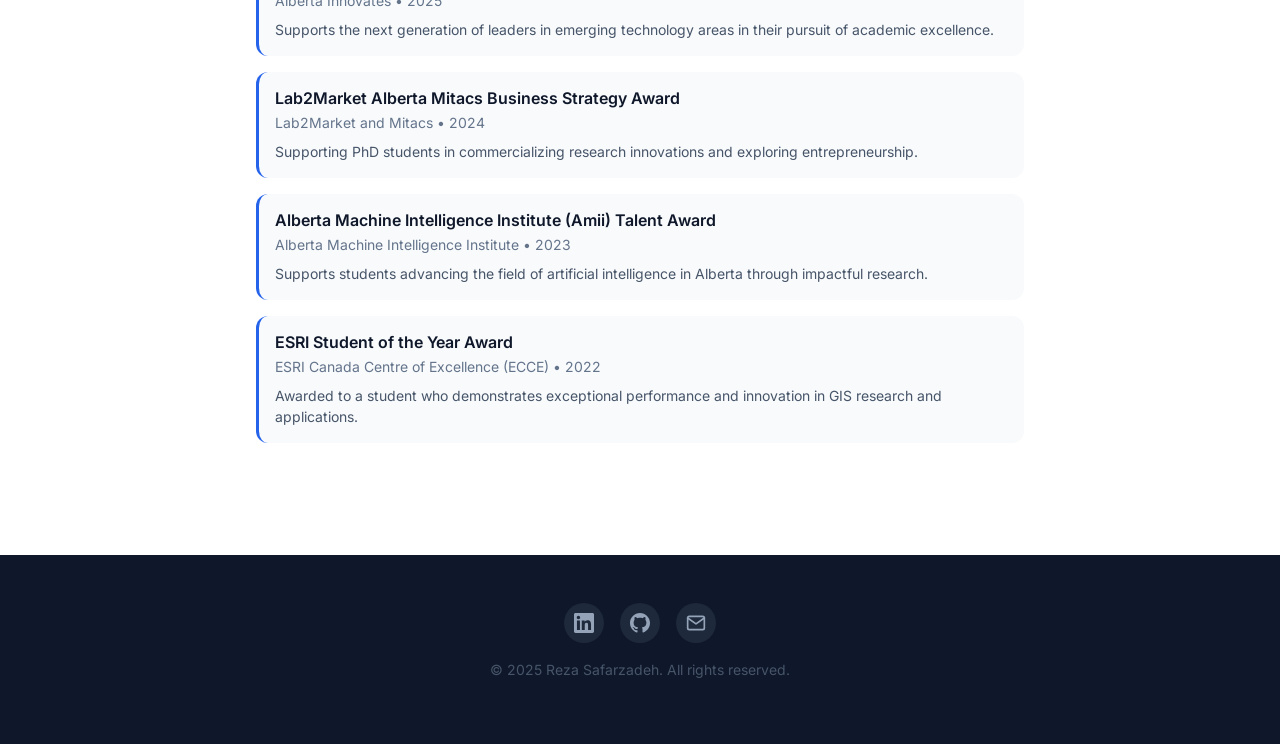
<file: demo_3/cv.html>
<!DOCTYPE html>
<html lang="en">

<head>
    <meta charset="UTF-8">
    <meta name="viewport" content="width=device-width, initial-scale=1.0">
    <meta name="description"
        content="Curriculum Vitae of Reza Safarzadeh - Geospatial Data Scientist with expertise in AI, machine learning, and GIS.">

    <!-- Open Graph -->
    <meta property="og:type" content="website">
    <meta property="og:url" content="https://safarzadeh-reza.github.io/cv.html">
    <meta property="og:title" content="CV | Reza Safarzadeh">
    <meta property="og:description" content="Professional CV of Reza Safarzadeh - Geospatial Data Scientist.">

    <title>CV | Reza Safarzadeh</title>

    <link rel="icon" type="image/png" href="assets/images/favicon.ico">
    <link rel="preconnect" href="https://fonts.googleapis.com">
    <link rel="preconnect" href="https://fonts.gstatic.com" crossorigin>
    <link href="https://fonts.googleapis.com/css2?family=Inter:wght@400;500;600;700;800&display=swap" rel="stylesheet">
    <link rel="stylesheet" href="assets/css/styles.css">
</head>

<body>
    <!-- Navigation -->
    <nav class="nav" role="navigation" aria-label="Main navigation">
        <div class="nav__container">
            <a href="index.html" class="nav__logo">RS</a>
            <button class="nav__toggle" aria-label="Toggle menu" aria-expanded="false">
                <span></span>
                <span></span>
                <span></span>
            </button>
            <ul class="nav__menu" id="nav-menu">
                <li><a href="index.html" class="nav__link">Home</a></li>
                <li><a href="about.html" class="nav__link">About</a></li>
                <li><a href="cv.html" class="nav__link active">CV</a></li>
                <li><a href="portfolio/index.html" class="nav__link">Portfolio</a></li>
                <li><a href="contact.html" class="nav__link">Contact</a></li>
            </ul>
        </div>
    </nav>

    <!-- Page Header -->
    <header class="page-header">
        <div class="container">
            <h1 class="page-header__title">Curriculum Vitae</h1>
            <p class="page-header__subtitle">My professional experience and qualifications</p>
        </div>
    </header>

    <!-- CV Content -->
    <main class="section">
        <div class="container container--narrow">
            <!-- Print Header (only shows in print) -->
            <div class="cv-print-header">
                <h1 class="cv-print-header__name">Reza Safarzadeh</h1>
                <p class="cv-print-header__tagline">Geospatial Data Scientist | GIS Analyst | Spatial AI Expert</p>
                <p class="cv-print-header__contact">
                    Calgary, AB, Canada | reza.sz70@gmail.com | +1 (403) 708-5652 | linkedin.com/in/safarzadehreza
                </p>
            </div>

            <!-- Print/Download Button -->
            <div class="print-btn">
                <button class="btn btn--outline" onclick="window.print()">
                    <svg width="18" height="18" viewBox="0 0 24 24" fill="none" stroke="currentColor" stroke-width="2"
                        stroke-linecap="round" stroke-linejoin="round">
                        <polyline points="6 9 6 2 18 2 18 9"></polyline>
                        <path d="M6 18H4a2 2 0 0 1-2-2v-5a2 2 0 0 1 2-2h16a2 2 0 0 1 2 2v5a2 2 0 0 1-2 2h-2"></path>
                        <rect x="6" y="14" width="12" height="8"></rect>
                    </svg>
                    Print / Save as PDF
                </button>
                <a href="Reza_Safarzadeh_CV.pdf" class="btn btn--primary btn--small" download>
                    <svg width="16" height="16" viewBox="0 0 24 24" fill="none" stroke="currentColor" stroke-width="2"
                        stroke-linecap="round" stroke-linejoin="round">
                        <path d="M21 15v4a2 2 0 0 1-2 2H5a2 2 0 0 1-2-2v-4"></path>
                        <polyline points="7 10 12 15 17 10"></polyline>
                        <line x1="12" y1="15" x2="12" y2="3"></line>
                    </svg>
                    Download PDF
                </a>
            </div>

            <!-- Summary -->
            <section class="cv-section">
                <h2 class="cv-section__title">Summary</h2>
                <p>
                    Geospatial Data Scientist with a strong record of leading multidisciplinary projects that bridge
                    data science, AI, and geospatial systems. Skilled in project management and system integration, with
                    experience guiding end-to-end lifecycles—from data acquisition to model development, documentation,
                    and stakeholder communication. Proven ability to design and deliver visualization tools and
                    interactive dashboards that translate complex spatial data into actionable insights. Experienced in
                    coordinating academic, industry, and government collaborations, and adept at applying advanced
                    machine learning and optimization methods to practical challenges in transportation and
                    environmental systems.
                </p>
            </section>

            <!-- Skills -->
            <section class="cv-section">
                <h2 class="cv-section__title">Skills</h2>
                <div class="cv-skills-grid">
                    <div class="cv-skill-group">
                        <h3 class="cv-skill-group__title">Programming & AI</h3>
                        <p class="cv-skill-group__items">Python (PyTorch, TensorFlow, Pandas, GeoPandas, Scikit-learn,
                            PyG, DGL), C++, Git</p>
                    </div>
                    <div class="cv-skill-group">
                        <h3 class="cv-skill-group__title">GIS & Spatial Tools</h3>
                        <p class="cv-skill-group__items">ArcGIS Pro, ArcGIS Online, QGIS, ArcGIS Server, ArcGIS
                            Dashboards, GeoServer, Civil 3D, AutoCAD</p>
                    </div>
                    <div class="cv-skill-group">
                        <h3 class="cv-skill-group__title">Web & Dashboards</h3>
                        <p class="cv-skill-group__items">JavaScript, HTML/CSS, Flask, Django, Leaflet, Mapbox, ArcGIS
                            Maps SDK, Tableau, Power BI</p>
                    </div>
                    <div class="cv-skill-group">
                        <h3 class="cv-skill-group__title">Databases & Cloud</h3>
                        <p class="cv-skill-group__items">PostgreSQL/PostGIS, MSSQL Server, Neo4j, Microsoft Azure</p>
                    </div>
                </div>
            </section>

            <!-- Experience -->
            <section class="cv-section">
                <h2 class="cv-section__title">Work Experience</h2>

                <!-- University of Calgary -->
                <article class="cv-entry">
                    <header class="cv-entry__header">
                        <div>
                            <h3 class="cv-entry__title">Research Assistant & Project Lead</h3>
                            <p class="cv-entry__org">University of Calgary</p>
                        </div>
                        <div class="cv-entry__meta">
                            <span>Calgary, Canada</span><br>
                            <span>2021 - Present</span>
                        </div>
                    </header>
                    <ul class="cv-entry__highlights">
                        <li><strong>ML/DL-based Transportation Optimization:</strong> Collaborated with City of Calgary
                            to transform urban mobility through deep learning-based traffic prediction and machine
                            learning models for route optimization, delivering 14% improvement in travel time efficiency
                            and 4% reduction in CO₂ emissions.</li>
                        <li><strong>AI-based Fleet Optimization:</strong> Built vehicle routing and scheduling system
                            using Python and mixed-integer programming that reduced fleet size by 24% and distance
                            traveled by 19% through demand pattern optimization.</li>
                        <li><strong>Shuttle Routing Solution:</strong> Designed cost-efficient routing system for Suncor
                            Energy using Python optimization libraries and created interactive Flask/Mapbox dashboard
                            for real-time visualization.</li>
                    </ul>
                </article>

                <!-- PARSA Co. -->
                <article class="cv-entry">
                    <header class="cv-entry__header">
                        <div>
                            <h3 class="cv-entry__title">Spatial Data Scientist & Team Lead</h3>
                            <p class="cv-entry__org">PARSA Co. (FANAP ICT Group)</p>
                        </div>
                        <div class="cv-entry__meta">
                            <span>Tehran, Iran</span><br>
                            <span>2018 - 2021</span>
                        </div>
                    </header>
                    <ul class="cv-entry__highlights">
                        <li><strong>Financial Services Innovation:</strong> Developed LSTM-CNN hybrid model in
                            TensorFlow to forecast daily cash demand for nationwide ATM network, reducing cash
                            replenishment costs by 12%.</li>
                        <li><strong>Logistics Transformation:</strong> Built GPS-based fleet management system with
                            real-time tracking dashboards and Python-based routing optimization engine for
                            cash-in-transit operations.</li>
                        <li><strong>Network Optimization:</strong> Created GIS-based optimization tool using ArcGIS Pro
                            and spatial analysis to evaluate ATM placement locations, improving average transaction
                            efficiency by 15%.</li>
                        <li><strong>Cross-Functional Leadership:</strong> Led team of 4 data scientists, coordinating
                            model development workflows, code reviews, and stakeholder presentations.</li>
                    </ul>
                </article>

                <!-- AvayarSanat Co. -->
                <article class="cv-entry">
                    <header class="cv-entry__header">
                        <div>
                            <h3 class="cv-entry__title">GIS Specialist</h3>
                            <p class="cv-entry__org">AvayarSanat Co.</p>
                        </div>
                        <div class="cv-entry__meta">
                            <span>Tehran, Iran</span><br>
                            <span>2017 - 2018</span>
                        </div>
                    </header>
                    <ul class="cv-entry__highlights">
                        <li><strong>Planning Support:</strong> Produced thematic maps using ArcGIS Pro and QGIS for
                            tourism projects, conducting spatial analyses including site suitability, accessibility, and
                            demographic visualization.</li>
                        <li><strong>Data Governance & Standards:</strong> Developed geospatial data management workflows
                            and quality control procedures for PostgreSQL/PostGIS databases.</li>
                        <li><strong>Capacity Building:</strong> Conducted technical training sessions and provided
                            ongoing GIS support to staff across multiple departments.</li>
                    </ul>
                </article>
            </section>

            <!-- Selected Projects -->
            <section class="cv-section">
                <h2 class="cv-section__title">Selected Projects</h2>

                <article class="cv-entry">
                    <header class="cv-entry__header">
                        <h3 class="cv-entry__title">EcoTruck Smart Navigator</h3>
                    </header>
                    <ul class="cv-entry__highlights">
                        <li>AI-enabled platform for routing and range estimation based on reinforcement learning and
                            graph-based deep learning modeling integrating spatial data, weather conditions, and
                            predictive analytics for electric vehicle fleet optimization.</li>
                    </ul>
                </article>

                <article class="cv-entry">
                    <header class="cv-entry__header">
                        <h3 class="cv-entry__title">Smart Route Optimizer</h3>
                    </header>
                    <ul class="cv-entry__highlights">
                        <li>Intelligent routing system using machine learning and reinforcement learning to generate
                            adaptive route recommendations based on traffic patterns and network dynamics.</li>
                    </ul>
                </article>

                <article class="cv-entry">
                    <header class="cv-entry__header">
                        <h3 class="cv-entry__title">Fleet Management with Traccar</h3>
                    </header>
                    <ul class="cv-entry__highlights">
                        <li>Enterprise GPS-based fleet analytics platform with real-time dashboards, automated
                            reporting, and spatial optimization capabilities.</li>
                    </ul>
                </article>

                <article class="cv-entry">
                    <header class="cv-entry__header">
                        <h3 class="cv-entry__title">ATM Network GeoBI Dashboard</h3>
                    </header>
                    <ul class="cv-entry__highlights">
                        <li>Spatial business intelligence system integrating predictive analytics, demographic data, and
                            performance metrics for ATM network planning and optimization.</li>
                    </ul>
                </article>
            </section>

            <!-- Education -->
            <section class="cv-section">
                <h2 class="cv-section__title">Education</h2>

                <article class="cv-entry">
                    <header class="cv-entry__header">
                        <div>
                            <h3 class="cv-entry__title">PhD in Geomatics Engineering - GIS</h3>
                            <p class="cv-entry__org">University of Calgary</p>
                        </div>
                        <div class="cv-entry__meta">
                            <span>Calgary, Canada</span><br>
                            <span>2021 - 2025</span>
                        </div>
                    </header>
                    <ul class="cv-entry__highlights">
                        <li>Focus: AI-driven spatial optimization, machine learning for transportation systems, and
                            intelligent decision support tools</li>
                    </ul>
                </article>

                <article class="cv-entry">
                    <header class="cv-entry__header">
                        <div>
                            <h3 class="cv-entry__title">MSc in Geomatics Engineering - GIS</h3>
                            <p class="cv-entry__org">K. N. Toosi University of Technology</p>
                        </div>
                        <div class="cv-entry__meta">
                            <span>Tehran, Iran</span><br>
                            <span>2013 - 2017</span>
                        </div>
                    </header>
                    <ul class="cv-entry__highlights">
                        <li>Focus: Advanced geospatial analysis, spatial database systems, and GIS application
                            development</li>
                    </ul>
                </article>

                <article class="cv-entry">
                    <header class="cv-entry__header">
                        <div>
                            <h3 class="cv-entry__title">BSc in Geomatics Engineering</h3>
                            <p class="cv-entry__org">Iran University of Science and Technology</p>
                        </div>
                        <div class="cv-entry__meta">
                            <span>Tehran, Iran</span><br>
                            <span>2009 - 2013</span>
                        </div>
                    </header>
                    <ul class="cv-entry__highlights">
                        <li>Foundation in surveying, cartography, remote sensing, and spatial information systems</li>
                    </ul>
                </article>
            </section>

            <!-- Awards -->
            <section class="cv-section">
                <h2 class="cv-section__title">Honors & Awards</h2>

                <div class="cv-award">
                    <h3 class="cv-award__title">Alberta Innovates Graduate Student Scholarships Award</h3>
                    <p class="cv-award__meta">Alberta Innovates • 2025</p>
                    <p class="cv-award__description">Supports the next generation of leaders in emerging technology
                        areas in their pursuit of academic excellence.</p>
                </div>

                <div class="cv-award">
                    <h3 class="cv-award__title">Lab2Market Alberta Mitacs Business Strategy Award</h3>
                    <p class="cv-award__meta">Lab2Market and Mitacs • 2024</p>
                    <p class="cv-award__description">Supporting PhD students in commercializing research innovations and
                        exploring entrepreneurship.</p>
                </div>

                <div class="cv-award">
                    <h3 class="cv-award__title">Alberta Machine Intelligence Institute (Amii) Talent Award</h3>
                    <p class="cv-award__meta">Alberta Machine Intelligence Institute • 2023</p>
                    <p class="cv-award__description">Supports students advancing the field of artificial intelligence in
                        Alberta through impactful research.</p>
                </div>

                <div class="cv-award">
                    <h3 class="cv-award__title">ESRI Student of the Year Award</h3>
                    <p class="cv-award__meta">ESRI Canada Centre of Excellence (ECCE) • 2022</p>
                    <p class="cv-award__description">Awarded to a student who demonstrates exceptional performance and
                        innovation in GIS research and applications.</p>
                </div>
            </section>
        </div>
    </main>

    <!-- Footer -->
    <footer class="footer">
        <div class="container footer__container">
            <div class="footer__social">
                <a href="https://linkedin.com/in/safarzadehreza" class="footer__social-link" aria-label="LinkedIn"
                    target="_blank" rel="noopener noreferrer">
                    <svg width="20" height="20" viewBox="0 0 24 24" fill="currentColor">
                        <path
                            d="M20.447 20.452h-3.554v-5.569c0-1.328-.027-3.037-1.852-3.037-1.853 0-2.136 1.445-2.136 2.939v5.667H9.351V9h3.414v1.561h.046c.477-.9 1.637-1.85 3.37-1.85 3.601 0 4.267 2.37 4.267 5.455v6.286zM5.337 7.433c-1.144 0-2.063-.926-2.063-2.065 0-1.138.92-2.063 2.063-2.063 1.14 0 2.064.925 2.064 2.063 0 1.139-.925 2.065-2.064 2.065zm1.782 13.019H3.555V9h3.564v11.452zM22.225 0H1.771C.792 0 0 .774 0 1.729v20.542C0 23.227.792 24 1.771 24h20.451C23.2 24 24 23.227 24 22.271V1.729C24 .774 23.2 0 22.222 0h.003z" />
                    </svg>
                </a>
                <a href="https://github.com/safarzadeh-reza" class="footer__social-link" aria-label="GitHub"
                    target="_blank" rel="noopener noreferrer">
                    <svg width="20" height="20" viewBox="0 0 24 24" fill="currentColor">
                        <path
                            d="M12 0c-6.626 0-12 5.373-12 12 0 5.302 3.438 9.8 8.207 11.387.599.111.793-.261.793-.577v-2.234c-3.338.726-4.033-1.416-4.033-1.416-.546-1.387-1.333-1.756-1.333-1.756-1.089-.745.083-.729.083-.729 1.205.084 1.839 1.237 1.839 1.237 1.07 1.834 2.807 1.304 3.492.997.107-.775.418-1.305.762-1.604-2.665-.305-5.467-1.334-5.467-5.931 0-1.311.469-2.381 1.236-3.221-.124-.303-.535-1.524.117-3.176 0 0 1.008-.322 3.301 1.23.957-.266 1.983-.399 3.003-.404 1.02.005 2.047.138 3.006.404 2.291-1.552 3.297-1.23 3.297-1.23.653 1.653.242 2.874.118 3.176.77.84 1.235 1.911 1.235 3.221 0 4.609-2.807 5.624-5.479 5.921.43.372.823 1.102.823 2.222v3.293c0 .319.192.694.801.576 4.765-1.589 8.199-6.086 8.199-11.386 0-6.627-5.373-12-12-12z" />
                    </svg>
                </a>
                <a href="mailto:reza.sz70@gmail.com" class="footer__social-link" aria-label="Email">
                    <svg width="20" height="20" viewBox="0 0 24 24" fill="none" stroke="currentColor" stroke-width="2"
                        stroke-linecap="round" stroke-linejoin="round">
                        <path d="M4 4h16c1.1 0 2 .9 2 2v12c0 1.1-.9 2-2 2H4c-1.1 0-2-.9-2-2V6c0-1.1.9-2 2-2z"></path>
                        <polyline points="22,6 12,13 2,6"></polyline>
                    </svg>
                </a>
            </div>
            <p class="footer__copyright">
                &copy; 2025 Reza Safarzadeh. All rights reserved.
            </p>
        </div>
    </footer>

    <script src="assets/js/main.js"></script>
</body>

</html>
</file>
<file: demo_1/css/main.css>
/* ═══════════════════════════════════════════════════════════
   Dijkstra's Algorithm Lab — Design System
   ═══════════════════════════════════════════════════════════ */

/* ── RESET ── */
*,
*::before,
*::after {
    box-sizing: border-box;
    margin: 0;
    padding: 0;
}

/* ── CUSTOM PROPERTIES ── */
:root {
    /* typography */
    --ff-sans: 'Inter', system-ui, -apple-system, sans-serif;
    --ff-mono: 'JetBrains Mono', 'Fira Code', monospace;
    --fs-xs: 0.7rem;
    --fs-sm: 0.8rem;
    --fs-base: 0.9rem;
    --fs-md: 1rem;
    --fs-lg: 1.15rem;
    --fs-xl: 1.35rem;
    --fs-2xl: 1.6rem;
    --fw-normal: 400;
    --fw-medium: 500;
    --fw-semi: 600;
    --fw-bold: 700;
    --fw-extra: 800;

    /* spacing */
    --sp-1: 4px;
    --sp-2: 8px;
    --sp-3: 12px;
    --sp-4: 16px;
    --sp-5: 20px;
    --sp-6: 24px;
    --sp-8: 32px;
    --sp-10: 40px;

    /* radii */
    --r-sm: 6px;
    --r-md: 10px;
    --r-lg: 16px;
    --r-xl: 20px;
    --r-full: 9999px;

    /* transitions */
    --ease: cubic-bezier(.4, 0, .2, 1);
    --dur-fast: 150ms;
    --dur-base: 250ms;
    --dur-slow: 400ms;

    /* shadows */
    --shadow-sm: 0 1px 3px rgba(0, 0, 0, .12);
    --shadow-md: 0 4px 12px rgba(0, 0, 0, .15);
    --shadow-lg: 0 8px 30px rgba(0, 0, 0, .2);
    --shadow-glow: 0 0 20px rgba(99, 102, 241, .35);

    /* algorithm node colors */
    --clr-unvisited: #64748b;
    --clr-inqueue: #f59e0b;
    --clr-current: #f43f5e;
    --clr-finalized: #10b981;
    --clr-updated: #8b5cf6;
    --clr-path: #06b6d4;
}

/* ── DARK THEME (default) ── */
[data-theme="dark"] {
    --bg-body: #0f1117;
    --bg-surface: #181b24;
    --bg-surface-2: #1e2230;
    --bg-surface-3: #262a38;
    --bg-hover: #2a2f40;
    --bg-glass: rgba(24, 27, 36, .85);
    --border: #2d3348;
    --border-focus: #6366f1;
    --text-primary: #f1f5f9;
    --text-secondary: #94a3b8;
    --text-muted: #64748b;
    --accent: #6366f1;
    --accent-hover: #818cf8;
    --accent-subtle: rgba(99, 102, 241, .12);
    --danger: #ef4444;
    --danger-subtle: rgba(239, 68, 68, .12);
    --success: #10b981;
    --warning: #f59e0b;
    --warning-subtle: rgba(245, 158, 11, .12);
    --scrollbar-track: #181b24;
    --scrollbar-thumb: #2d3348;
    color-scheme: dark;
}

/* ── LIGHT THEME ── */
[data-theme="light"] {
    --bg-body: #f8fafc;
    --bg-surface: #ffffff;
    --bg-surface-2: #f1f5f9;
    --bg-surface-3: #e2e8f0;
    --bg-hover: #e2e8f0;
    --bg-glass: rgba(255, 255, 255, .88);
    --border: #cbd5e1;
    --border-focus: #6366f1;
    --text-primary: #0f172a;
    --text-secondary: #475569;
    --text-muted: #94a3b8;
    --accent: #4f46e5;
    --accent-hover: #6366f1;
    --accent-subtle: rgba(79, 70, 229, .08);
    --danger: #dc2626;
    --danger-subtle: rgba(220, 38, 38, .08);
    --success: #059669;
    --warning: #d97706;
    --warning-subtle: rgba(217, 119, 6, .08);
    --scrollbar-track: #f1f5f9;
    --scrollbar-thumb: #cbd5e1;
    color-scheme: light;
}

/* ── BASE ── */
html {
    font-size: 16px;
    scroll-behavior: smooth;
}

body {
    font-family: var(--ff-sans);
    font-size: var(--fs-base);
    color: var(--text-primary);
    background: var(--bg-body);
    line-height: 1.6;
    min-height: 100vh;
    overflow-x: hidden;
    transition: background var(--dur-base) var(--ease), color var(--dur-base) var(--ease);
}

/* scrollbar */
::-webkit-scrollbar {
    width: 6px;
    height: 6px;
}

::-webkit-scrollbar-track {
    background: var(--scrollbar-track);
}

::-webkit-scrollbar-thumb {
    background: var(--scrollbar-thumb);
    border-radius: var(--r-full);
}

/* ── SKIP LINK ── */
.skip-link {
    position: absolute;
    top: -100%;
    left: var(--sp-4);
    background: var(--accent);
    color: #fff;
    padding: var(--sp-2) var(--sp-4);
    border-radius: var(--r-sm);
    font-weight: var(--fw-semi);
    z-index: 1000;
    transition: top var(--dur-fast) var(--ease);
}

.skip-link:focus {
    top: var(--sp-2);
}

/* ── SR ONLY ── */
.sr-only {
    position: absolute;
    width: 1px;
    height: 1px;
    padding: 0;
    margin: -1px;
    overflow: hidden;
    clip: rect(0, 0, 0, 0);
    border: 0;
}

/* ══════════════════════════════════════════
   TOP BAR
   ══════════════════════════════════════════ */
.topbar {
    display: flex;
    align-items: center;
    justify-content: space-between;
    height: 52px;
    padding: 0 var(--sp-4);
    background: var(--bg-surface);
    border-bottom: 1px solid var(--border);
    position: sticky;
    top: 0;
    z-index: 100;
    backdrop-filter: blur(12px);
}

.topbar__left {
    display: flex;
    align-items: center;
    gap: var(--sp-3);
}

.topbar__title {
    font-size: var(--fs-lg);
    font-weight: var(--fw-bold);
    letter-spacing: -0.02em;
    background: linear-gradient(135deg, var(--accent), #a78bfa);
    -webkit-background-clip: text;
    -webkit-text-fill-color: transparent;
    background-clip: text;
}

.topbar__icon {
    display: inline-block;
    animation: pulse-icon 2s ease-in-out infinite;
}

@keyframes pulse-icon {

    0%,
    100% {
        opacity: 1;
        transform: scale(1);
    }

    50% {
        opacity: .7;
        transform: scale(1.15);
    }
}

.topbar__right {
    display: flex;
    gap: var(--sp-2);
}

/* ══════════════════════════════════════════
   BUTTONS
   ══════════════════════════════════════════ */
.icon-btn {
    display: inline-flex;
    align-items: center;
    justify-content: center;
    width: 36px;
    height: 36px;
    border: none;
    border-radius: var(--r-sm);
    background: transparent;
    color: var(--text-secondary);
    cursor: pointer;
    transition: background var(--dur-fast) var(--ease), color var(--dur-fast) var(--ease);
}

.icon-btn:hover {
    background: var(--bg-hover);
    color: var(--text-primary);
}

.icon-btn:focus-visible {
    outline: 2px solid var(--border-focus);
    outline-offset: 2px;
}

.icon-btn--sm {
    width: 28px;
    height: 28px;
    font-size: var(--fs-sm);
}

.btn {
    display: inline-flex;
    align-items: center;
    gap: var(--sp-1);
    padding: var(--sp-2) var(--sp-3);
    border: 1px solid var(--border);
    border-radius: var(--r-sm);
    background: var(--bg-surface-2);
    color: var(--text-primary);
    font-family: var(--ff-sans);
    font-size: var(--fs-sm);
    font-weight: var(--fw-medium);
    cursor: pointer;
    transition: all var(--dur-fast) var(--ease);
    white-space: nowrap;
}

.btn:hover {
    background: var(--bg-hover);
    border-color: var(--text-muted);
}

.btn:focus-visible {
    outline: 2px solid var(--border-focus);
    outline-offset: 2px;
}

.btn:disabled {
    opacity: .45;
    cursor: not-allowed;
}

.btn--sm {
    padding: var(--sp-1) var(--sp-2);
    font-size: var(--fs-xs);
}

.btn--active,
.btn--sm.btn--active {
    background: var(--accent);
    color: #fff;
    border-color: var(--accent);
}

.btn--primary {
    background: var(--accent);
    color: #fff;
    border-color: var(--accent);
    box-shadow: var(--shadow-glow);
}

.btn--primary:hover {
    background: var(--accent-hover);
}

.btn--primary:disabled {
    box-shadow: none;
}

.btn--danger {
    border-color: var(--danger);
    color: var(--danger);
}

.btn--danger:hover {
    background: var(--danger-subtle);
}

/* Button group (radio-like) */
.btn-group {
    display: inline-flex;
    gap: 2px;
}

/* ── SELECT / INPUT ── */
.select,
.input {
    padding: var(--sp-1) var(--sp-2);
    border: 1px solid var(--border);
    border-radius: var(--r-sm);
    background: var(--bg-surface-2);
    color: var(--text-primary);
    font-family: var(--ff-sans);
    font-size: var(--fs-sm);
    cursor: pointer;
    transition: border-color var(--dur-fast) var(--ease);
}

.select:focus,
.input:focus {
    border-color: var(--border-focus);
    outline: none;
}

.select--narrow {
    width: 72px;
}

/* ── TOGGLE SWITCH ── */
.toggle-label {
    display: flex;
    align-items: center;
    gap: var(--sp-2);
    cursor: pointer;
}

.toggle-track {
    position: relative;
    width: 40px;
    height: 22px;
    background: var(--bg-surface-3);
    border-radius: var(--r-full);
    transition: background var(--dur-fast) var(--ease);
}

.toggle-track:focus-visible {
    outline: 2px solid var(--border-focus);
    outline-offset: 2px;
}

.toggle-thumb {
    position: absolute;
    top: 2px;
    left: 2px;
    width: 18px;
    height: 18px;
    border-radius: 50%;
    background: var(--text-muted);
    transition: transform var(--dur-base) var(--ease), background var(--dur-base) var(--ease);
}

.toggle-label input:checked+.toggle-track {
    background: var(--accent-subtle);
}

.toggle-label input:checked+.toggle-track .toggle-thumb {
    transform: translateX(18px);
    background: var(--accent);
}

.toggle-text {
    font-size: var(--fs-sm);
    color: var(--text-secondary);
    user-select: none;
}

/* ── SLIDER ── */
.slider {
    -webkit-appearance: none;
    appearance: none;
    width: 80px;
    height: 4px;
    border-radius: var(--r-full);
    background: var(--bg-surface-3);
    outline: none;
    transition: background var(--dur-fast) var(--ease);
}

.slider::-webkit-slider-thumb {
    -webkit-appearance: none;
    appearance: none;
    width: 14px;
    height: 14px;
    border-radius: 50%;
    background: var(--accent);
    cursor: pointer;
    transition: box-shadow var(--dur-fast) var(--ease);
}

.slider::-webkit-slider-thumb:hover {
    box-shadow: 0 0 0 4px var(--accent-subtle);
}

/* ══════════════════════════════════════════
   APP LAYOUT
   ══════════════════════════════════════════ */
.app-layout {
    display: grid;
    grid-template-columns: auto 1fr auto;
    height: calc(100vh - 52px);
    overflow: hidden;
}

/* ── SIDEBARS ── */
.sidebar {
    background: var(--bg-surface);
    border-right: 1px solid var(--border);
    overflow-y: auto;
    transition: width var(--dur-slow) var(--ease), transform var(--dur-slow) var(--ease);
}

.sidebar--lesson {
    width: 300px;
    padding: var(--sp-4);
    transform: translateX(0);
}

.sidebar--lesson.collapsed {
    width: 0;
    padding: 0;
    overflow: hidden;
    transform: translateX(-300px);
}

.sidebar--panels {
    width: 320px;
    padding: var(--sp-3);
    border-right: none;
    border-left: 1px solid var(--border);
}

.sidebar--panels.collapsed {
    width: 0;
    padding: 0;
    overflow: hidden;
}

.sidebar__header {
    display: flex;
    justify-content: space-between;
    align-items: center;
    margin-bottom: var(--sp-4);
}

.sidebar__title {
    font-size: var(--fs-md);
    font-weight: var(--fw-bold);
}

/* ── PANELS TOGGLE (mobile) ── */
.panels-toggle-btn {
    display: none;
}

/* ── MAIN COLUMN ── */
.main-col {
    display: flex;
    flex-direction: column;
    min-width: 0;
    overflow: hidden;
}

/* ── TOOLBAR ── */
.toolbar {
    display: flex;
    flex-wrap: wrap;
    align-items: center;
    gap: var(--sp-3);
    padding: var(--sp-3) var(--sp-4);
    background: var(--bg-surface);
    border-bottom: 1px solid var(--border);
}

.toolbar__group {
    display: flex;
    align-items: center;
    gap: var(--sp-2);
}

.toolbar__label {
    font-size: var(--fs-xs);
    font-weight: var(--fw-semi);
    color: var(--text-muted);
    text-transform: uppercase;
    letter-spacing: .06em;
}

/* ── ERROR BANNER ── */
.error-banner {
    display: flex;
    align-items: center;
    justify-content: space-between;
    padding: var(--sp-2) var(--sp-4);
    background: var(--danger-subtle);
    border-left: 3px solid var(--danger);
    color: var(--danger);
    font-size: var(--fs-sm);
    font-weight: var(--fw-medium);
    animation: slideDown var(--dur-base) var(--ease);
}

.error-banner[hidden] {
    display: none;
}

@keyframes slideDown {
    from {
        opacity: 0;
        transform: translateY(-8px);
    }

    to {
        opacity: 1;
        transform: translateY(0);
    }
}

/* ══════════════════════════════════════════
   GRAPH CANVAS
   ══════════════════════════════════════════ */
.canvas-wrap {
    position: relative;
    flex: 1;
    overflow: hidden;
    background: var(--bg-body);
    background-image:
        radial-gradient(circle, var(--border) 1px, transparent 1px);
    background-size: 24px 24px;
}

.graph-svg {
    width: 100%;
    height: 100%;
}

/* Legend */
.legend {
    position: absolute;
    bottom: var(--sp-3);
    left: var(--sp-3);
    display: flex;
    flex-wrap: wrap;
    gap: var(--sp-2);
    padding: var(--sp-2) var(--sp-3);
    background: var(--bg-glass);
    border: 1px solid var(--border);
    border-radius: var(--r-md);
    backdrop-filter: blur(8px);
    font-size: var(--fs-xs);
    color: var(--text-secondary);
}

.legend__item {
    display: flex;
    align-items: center;
    gap: var(--sp-1);
}

.legend__swatch {
    width: 12px;
    height: 12px;
    border-radius: 3px;
}

.legend__swatch--path {
    background: var(--clr-path);
    box-shadow: 0 0 6px var(--clr-path);
}

/* ══════════════════════════════════════════
   ALGORITHM CONTROLS
   ══════════════════════════════════════════ */
.algo-controls {
    display: flex;
    flex-wrap: wrap;
    align-items: center;
    gap: var(--sp-2);
    padding: var(--sp-3) var(--sp-4);
    background: var(--bg-surface);
    border-top: 1px solid var(--border);
}

.speed-control {
    display: flex;
    align-items: center;
    gap: var(--sp-2);
}

.step-counter {
    margin-left: auto;
    font-size: var(--fs-sm);
    color: var(--text-muted);
    font-family: var(--ff-mono);
}

/* ══════════════════════════════════════════
   PANELS (RIGHT SIDEBAR)
   ══════════════════════════════════════════ */
.panel {
    border: 1px solid var(--border);
    border-radius: var(--r-md);
    margin-bottom: var(--sp-3);
    overflow: hidden;
    transition: box-shadow var(--dur-fast) var(--ease);
}

.panel:hover {
    box-shadow: var(--shadow-sm);
}

.panel__header {
    display: flex;
    align-items: center;
    gap: var(--sp-2);
    padding: var(--sp-2) var(--sp-3);
    background: var(--bg-surface-2);
    font-size: var(--fs-sm);
    font-weight: var(--fw-semi);
    cursor: pointer;
    list-style: none;
    user-select: none;
}

.panel__header::-webkit-details-marker {
    display: none;
}

.panel__header::before {
    content: '▸';
    display: inline-block;
    transition: transform var(--dur-fast) var(--ease);
}

details[open]>.panel__header::before {
    transform: rotate(90deg);
}

.panel__body {
    padding: var(--sp-3);
}

.panel__body--code {
    padding: 0;
}

/* ── DATA TABLE ── */
.data-table {
    width: 100%;
    border-collapse: collapse;
    font-size: var(--fs-xs);
    font-family: var(--ff-mono);
}

.data-table th {
    text-align: left;
    padding: var(--sp-1) var(--sp-2);
    color: var(--text-muted);
    border-bottom: 1px solid var(--border);
    font-weight: var(--fw-semi);
    text-transform: uppercase;
    letter-spacing: .04em;
}

.data-table td {
    padding: var(--sp-1) var(--sp-2);
    border-bottom: 1px solid var(--border);
}

.data-table tr.highlight {
    background: var(--accent-subtle);
}

.data-table tr.updated {
    background: rgba(139, 92, 246, .12);
}

.data-table .infinity {
    color: var(--text-muted);
    font-style: italic;
}

/* ── CHIPS ── */
.chip-row {
    display: flex;
    flex-wrap: wrap;
    gap: var(--sp-1);
}

.chip {
    display: inline-flex;
    align-items: center;
    gap: 4px;
    padding: 2px 8px;
    border-radius: var(--r-full);
    font-size: var(--fs-xs);
    font-weight: var(--fw-medium);
    background: var(--clr-finalized);
    color: #fff;
    animation: chipIn var(--dur-base) var(--ease);
}

@keyframes chipIn {
    from {
        opacity: 0;
        transform: scale(.8);
    }

    to {
        opacity: 1;
        transform: scale(1);
    }
}

/* ── PRIORITY QUEUE ── */
.pq-list {
    list-style: none;
    font-family: var(--ff-mono);
    font-size: var(--fs-xs);
}

.pq-list li {
    padding: var(--sp-1) var(--sp-2);
    border-bottom: 1px solid var(--border);
    display: flex;
    justify-content: space-between;
}

.pq-list li:first-child {
    background: var(--warning-subtle);
    font-weight: var(--fw-semi);
}

.pq-list .pq-node {
    color: var(--warning);
}

.pq-list .pq-dist {
    color: var(--text-muted);
}

/* ── PSEUDOCODE ── */
.pseudocode {
    font-family: var(--ff-mono);
    font-size: var(--fs-xs);
    line-height: 1.9;
    padding: var(--sp-3);
    white-space: pre;
    overflow-x: auto;
    counter-reset: line;
}

.pseudocode .line {
    display: block;
    padding: 1px var(--sp-2);
    border-radius: var(--r-sm);
    transition: background var(--dur-fast) var(--ease);
}

.pseudocode .line::before {
    counter-increment: line;
    content: counter(line);
    display: inline-block;
    width: 1.8em;
    color: var(--text-muted);
    text-align: right;
    margin-right: var(--sp-2);
    font-size: var(--fs-xs);
    opacity: .6;
}

.pseudocode .line.active {
    background: var(--accent-subtle);
    box-shadow: inset 3px 0 0 var(--accent);
}

/* ══════════════════════════════════════════
   LESSON SIDEBAR
   ══════════════════════════════════════════ */
.lesson-list {
    list-style: none;
}

.lesson-list li {
    padding: var(--sp-2) var(--sp-3);
    border-radius: var(--r-sm);
    font-size: var(--fs-sm);
    cursor: pointer;
    transition: background var(--dur-fast) var(--ease);
    margin-bottom: 2px;
}

.lesson-list li:hover {
    background: var(--bg-hover);
}

.lesson-list li.active {
    background: var(--accent-subtle);
    color: var(--accent);
    font-weight: var(--fw-semi);
}

.lesson-content {
    margin-top: var(--sp-4);
    font-size: var(--fs-sm);
    color: var(--text-secondary);
    line-height: 1.7;
}

.lesson-content h3 {
    font-size: var(--fs-md);
    color: var(--text-primary);
    margin-bottom: var(--sp-2);
}

.lesson-content p {
    margin-bottom: var(--sp-3);
}

.lesson-content .highlight-box {
    padding: var(--sp-3);
    background: var(--accent-subtle);
    border-left: 3px solid var(--accent);
    border-radius: var(--r-sm);
    margin-bottom: var(--sp-3);
}

.lesson-content .btn {
    margin-top: var(--sp-2);
}

.lesson-content code {
    font-family: var(--ff-mono);
    background: var(--bg-surface-3);
    padding: 1px 5px;
    border-radius: 3px;
    font-size: var(--fs-xs);
}

.lesson-content ul {
    padding-left: var(--sp-5);
    margin-bottom: var(--sp-3);
}

.lesson-content li {
    margin-bottom: var(--sp-1);
}

/* ══════════════════════════════════════════
   DIALOG (edge weight)
   ══════════════════════════════════════════ */
.dialog {
    border: 1px solid var(--border);
    border-radius: var(--r-lg);
    background: var(--bg-surface);
    color: var(--text-primary);
    padding: var(--sp-6);
    min-width: 280px;
    box-shadow: var(--shadow-lg);
}

.dialog::backdrop {
    background: rgba(0, 0, 0, .5);
    backdrop-filter: blur(4px);
}

.dialog h3 {
    margin-bottom: var(--sp-4);
    font-size: var(--fs-lg);
}

.dialog label {
    display: block;
    margin-bottom: var(--sp-2);
    font-size: var(--fs-sm);
    color: var(--text-secondary);
}

.dialog .input {
    width: 100%;
    margin-bottom: var(--sp-4);
}

.dialog__actions {
    display: flex;
    gap: var(--sp-2);
    justify-content: flex-end;
}

/* ══════════════════════════════════════════
   SVG GRAPH ELEMENTS
   ══════════════════════════════════════════ */

/* Edges */
.edge-line {
    stroke: var(--text-muted);
    stroke-width: 2;
    transition: stroke var(--dur-base) var(--ease), stroke-width var(--dur-base) var(--ease);
}

.edge-line.relaxing {
    stroke: var(--clr-updated);
    stroke-width: 3;
}

.edge-line.on-path {
    stroke: var(--clr-path);
    stroke-width: 3.5;
}

.edge-weight-label {
    font-family: var(--ff-mono);
    font-size: 11px;
    fill: var(--text-secondary);
    text-anchor: middle;
    pointer-events: none;
}

.edge-arrow {
    fill: var(--text-muted);
    transition: fill var(--dur-base) var(--ease);
}

.edge-arrow.relaxing {
    fill: var(--clr-updated);
}

.edge-arrow.on-path {
    fill: var(--clr-path);
}

/* Arrow marker fills */
.arrow-fill-default {
    fill: var(--text-muted);
}

.arrow-fill-relax {
    fill: var(--clr-updated);
}

.arrow-fill-path {
    fill: var(--clr-path);
}

/* Nodes */
.node-group {
    cursor: grab;
}

.node-group:active {
    cursor: grabbing;
}

.node-circle {
    fill: var(--bg-surface-2);
    stroke: var(--clr-unvisited);
    stroke-width: 2.5;
    transition: fill var(--dur-base) var(--ease), stroke var(--dur-base) var(--ease),
        stroke-width var(--dur-base) var(--ease), filter var(--dur-base) var(--ease);
    r: 22;
}

.node-circle.unvisited {
    stroke: var(--clr-unvisited);
}

.node-circle.inqueue {
    stroke: var(--clr-inqueue);
    stroke-width: 3;
}

.node-circle.current {
    stroke: var(--clr-current);
    stroke-width: 3.5;
    fill: rgba(244, 63, 94, .15);
    filter: drop-shadow(0 0 8px var(--clr-current));
}

.node-circle.finalized {
    stroke: var(--clr-finalized);
    fill: rgba(16, 185, 129, .10);
}

.node-circle.updated {
    stroke: var(--clr-updated);
    stroke-width: 3;
}

.node-circle.on-path {
    stroke: var(--clr-path);
    stroke-width: 3.5;
    fill: rgba(6, 182, 212, .12);
    filter: drop-shadow(0 0 8px var(--clr-path));
}

.node-label {
    font-family: var(--ff-sans);
    font-size: 13px;
    font-weight: 600;
    fill: var(--text-primary);
    text-anchor: middle;
    dominant-baseline: central;
    pointer-events: none;
    user-select: none;
}

.node-dist-label {
    font-family: var(--ff-mono);
    font-size: 10px;
    font-weight: 500;
    fill: var(--text-muted);
    text-anchor: middle;
    pointer-events: none;
}

.node-status-chip {
    font-family: var(--ff-sans);
    font-size: 8px;
    font-weight: 600;
    text-anchor: middle;
    text-transform: uppercase;
    letter-spacing: .05em;
    pointer-events: none;
}

/* ── hover effect on edge hover zone ── */
.edge-hover-zone {
    stroke: transparent;
    stroke-width: 12;
    fill: none;
    cursor: pointer;
}

/* ══════════════════════════════════════════
   ANIMATIONS
   ══════════════════════════════════════════ */
@keyframes nodePopIn {
    from {
        r: 0;
        opacity: 0;
    }

    to {
        r: 22;
        opacity: 1;
    }
}

.node-circle.pop-in {
    animation: nodePopIn var(--dur-base) var(--ease);
}

@keyframes ripple {
    0% {
        r: 22;
        opacity: .6;
    }

    100% {
        r: 40;
        opacity: 0;
    }
}

.node-ripple {
    fill: none;
    stroke: var(--clr-current);
    stroke-width: 2;
    pointer-events: none;
    animation: ripple .6s var(--ease) forwards;
}

/* ══════════════════════════════════════════
   RESPONSIVE
   ══════════════════════════════════════════ */
@media (max-width: 1024px) {
    .app-layout {
        grid-template-columns: 1fr;
    }

    .sidebar--lesson {
        position: fixed;
        top: 52px;
        left: 0;
        bottom: 0;
        z-index: 90;
        width: 300px;
        box-shadow: var(--shadow-lg);
    }

    .sidebar--lesson.collapsed {
        transform: translateX(-320px);
    }

    .sidebar--panels {
        position: fixed;
        top: 52px;
        right: 0;
        bottom: 0;
        z-index: 90;
        width: 320px;
        box-shadow: var(--shadow-lg);
    }

    .sidebar--panels.collapsed {
        transform: translateX(320px);
        width: 0;
    }

    .panels-toggle-btn {
        display: inline-flex;
        position: fixed;
        bottom: var(--sp-4);
        right: var(--sp-4);
        z-index: 95;
        width: 44px;
        height: 44px;
        background: var(--accent);
        color: #fff;
        border-radius: 50%;
        box-shadow: var(--shadow-md);
        font-size: var(--fs-lg);
    }
}

@media (max-width: 600px) {
    .toolbar {
        gap: var(--sp-2);
        padding: var(--sp-2);
    }

    .btn-group {
        flex-wrap: wrap;
    }

    .algo-controls {
        gap: var(--sp-1);
        padding: var(--sp-2);
    }

    .sidebar--lesson {
        width: 260px;
    }

    .sidebar--panels {
        width: 280px;
    }
}
</file>
<file: demo_3/assets/css/styles.css>
/* ==========================================================================
   PERSONAL WEBSITE - Reza Safarzadeh
   A modern, accessible, mobile-first stylesheet
   ========================================================================== */

/* --------------------------------------------------------------------------
   CSS CUSTOM PROPERTIES (Design Tokens)
   -------------------------------------------------------------------------- */
:root {
  /* Colors */
  --color-primary: #2563eb;
  --color-primary-dark: #1d4ed8;
  --color-primary-light: #3b82f6;
  --color-secondary: #0f172a;
  --color-accent: #06b6d4;
  --color-accent-light: #22d3ee;
  
  /* Neutrals */
  --color-white: #ffffff;
  --color-gray-50: #f8fafc;
  --color-gray-100: #f1f5f9;
  --color-gray-200: #e2e8f0;
  --color-gray-300: #cbd5e1;
  --color-gray-400: #94a3b8;
  --color-gray-500: #64748b;
  --color-gray-600: #475569;
  --color-gray-700: #334155;
  --color-gray-800: #1e293b;
  --color-gray-900: #0f172a;
  
  /* Gradients */
  --gradient-primary: linear-gradient(135deg, #2563eb 0%, #06b6d4 100%);
  --gradient-dark: linear-gradient(135deg, #0f172a 0%, #1e293b 100%);
  --gradient-accent: linear-gradient(135deg, #06b6d4 0%, #2563eb 100%);
  
  /* Typography */
  --font-primary: 'Inter', -apple-system, BlinkMacSystemFont, 'Segoe UI', Roboto, sans-serif;
  --font-mono: 'Fira Code', 'SF Mono', Monaco, monospace;
  
  --font-size-xs: 0.75rem;
  --font-size-sm: 0.875rem;
  --font-size-base: 1rem;
  --font-size-lg: 1.125rem;
  --font-size-xl: 1.25rem;
  --font-size-2xl: 1.5rem;
  --font-size-3xl: 1.875rem;
  --font-size-4xl: 2.25rem;
  --font-size-5xl: 3rem;
  
  --line-height-tight: 1.25;
  --line-height-normal: 1.5;
  --line-height-relaxed: 1.625;
  
  /* Spacing */
  --space-1: 0.25rem;
  --space-2: 0.5rem;
  --space-3: 0.75rem;
  --space-4: 1rem;
  --space-5: 1.25rem;
  --space-6: 1.5rem;
  --space-8: 2rem;
  --space-10: 2.5rem;
  --space-12: 3rem;
  --space-16: 4rem;
  --space-20: 5rem;
  --space-24: 6rem;
  
  /* Border Radius */
  --radius-sm: 0.25rem;
  --radius-md: 0.5rem;
  --radius-lg: 0.75rem;
  --radius-xl: 1rem;
  --radius-2xl: 1.5rem;
  --radius-full: 9999px;
  
  /* Shadows */
  --shadow-sm: 0 1px 2px 0 rgb(0 0 0 / 0.05);
  --shadow-md: 0 4px 6px -1px rgb(0 0 0 / 0.1), 0 2px 4px -2px rgb(0 0 0 / 0.1);
  --shadow-lg: 0 10px 15px -3px rgb(0 0 0 / 0.1), 0 4px 6px -4px rgb(0 0 0 / 0.1);
  --shadow-xl: 0 20px 25px -5px rgb(0 0 0 / 0.1), 0 8px 10px -6px rgb(0 0 0 / 0.1);
  --shadow-2xl: 0 25px 50px -12px rgb(0 0 0 / 0.25);
  
  /* Transitions */
  --transition-fast: 150ms ease;
  --transition-base: 250ms ease;
  --transition-slow: 350ms ease;
  
  /* Layout */
  --container-max: 1200px;
  --container-narrow: 800px;
}

/* --------------------------------------------------------------------------
   BASE RESET & TYPOGRAPHY
   -------------------------------------------------------------------------- */
*,
*::before,
*::after {
  box-sizing: border-box;
  margin: 0;
  padding: 0;
}

html {
  scroll-behavior: smooth;
  -webkit-font-smoothing: antialiased;
  -moz-osx-font-smoothing: grayscale;
}

body {
  font-family: var(--font-primary);
  font-size: var(--font-size-base);
  line-height: var(--line-height-normal);
  color: var(--color-gray-800);
  background-color: var(--color-white);
  min-height: 100vh;
  display: flex;
  flex-direction: column;
}

h1, h2, h3, h4, h5, h6 {
  font-weight: 700;
  line-height: var(--line-height-tight);
  color: var(--color-gray-900);
}

h1 { font-size: var(--font-size-4xl); }
h2 { font-size: var(--font-size-3xl); }
h3 { font-size: var(--font-size-2xl); }
h4 { font-size: var(--font-size-xl); }
h5 { font-size: var(--font-size-lg); }
h6 { font-size: var(--font-size-base); }

p {
  margin-bottom: var(--space-4);
  color: var(--color-gray-600);
}

a {
  color: var(--color-primary);
  text-decoration: none;
  transition: color var(--transition-fast);
}

a:hover {
  color: var(--color-primary-dark);
}

a:focus-visible {
  outline: 2px solid var(--color-primary);
  outline-offset: 2px;
  border-radius: var(--radius-sm);
}

ul, ol {
  list-style: none;
}

img {
  max-width: 100%;
  height: auto;
  display: block;
}

/* --------------------------------------------------------------------------
   LAYOUT UTILITIES
   -------------------------------------------------------------------------- */
.container {
  width: 100%;
  max-width: var(--container-max);
  margin: 0 auto;
  padding: 0 var(--space-4);
}

.container--narrow {
  max-width: var(--container-narrow);
}

.section {
  padding: var(--space-16) 0;
}

.section--hero {
  padding: var(--space-20) 0;
}

/* --------------------------------------------------------------------------
   NAVIGATION
   -------------------------------------------------------------------------- */
.nav {
  position: sticky;
  top: 0;
  z-index: 100;
  background: rgba(255, 255, 255, 0.95);
  backdrop-filter: blur(10px);
  border-bottom: 1px solid var(--color-gray-200);
}

.nav__container {
  display: flex;
  justify-content: space-between;
  align-items: center;
  padding: var(--space-4) var(--space-4);
  max-width: var(--container-max);
  margin: 0 auto;
}

.nav__logo {
  font-size: var(--font-size-xl);
  font-weight: 700;
  color: var(--color-gray-900);
  letter-spacing: -0.02em;
}

.nav__logo:hover {
  color: var(--color-primary);
}

.nav__menu {
  display: none;
  flex-direction: column;
  gap: var(--space-1);
  position: absolute;
  top: 100%;
  left: 0;
  right: 0;
  background: var(--color-white);
  padding: var(--space-4);
  border-bottom: 1px solid var(--color-gray-200);
  box-shadow: var(--shadow-lg);
}

.nav__menu.active {
  display: flex;
}

.nav__link {
  display: block;
  padding: var(--space-3) var(--space-4);
  color: var(--color-gray-700);
  font-weight: 500;
  border-radius: var(--radius-md);
  transition: all var(--transition-fast);
}

.nav__link:hover,
.nav__link.active {
  color: var(--color-primary);
  background: var(--color-gray-50);
}

.nav__toggle {
  display: flex;
  flex-direction: column;
  gap: 5px;
  background: none;
  border: none;
  cursor: pointer;
  padding: var(--space-2);
}

.nav__toggle span {
  display: block;
  width: 24px;
  height: 2px;
  background: var(--color-gray-700);
  border-radius: var(--radius-full);
  transition: all var(--transition-fast);
}

/* Desktop Navigation */
@media (min-width: 768px) {
  .nav__menu {
    display: flex;
    flex-direction: row;
    position: static;
    background: none;
    padding: 0;
    border: none;
    box-shadow: none;
    gap: var(--space-1);
  }
  
  .nav__toggle {
    display: none;
  }
  
  .nav__link {
    padding: var(--space-2) var(--space-4);
  }
}

/* --------------------------------------------------------------------------
   HERO SECTION
   -------------------------------------------------------------------------- */
.hero {
  background: var(--gradient-dark);
  color: var(--color-white);
  position: relative;
  overflow: hidden;
}

.hero::before {
  content: '';
  position: absolute;
  top: -50%;
  right: -30%;
  width: 80%;
  height: 200%;
  background: radial-gradient(circle, rgba(37, 99, 235, 0.15) 0%, transparent 60%);
  pointer-events: none;
}

.hero__container {
  display: flex;
  flex-direction: column;
  align-items: center;
  text-align: center;
  gap: var(--space-8);
  position: relative;
  z-index: 1;
}

.hero__image {
  width: 180px;
  height: 180px;
  border-radius: var(--radius-full);
  border: 4px solid rgba(255, 255, 255, 0.2);
  object-fit: cover;
  box-shadow: var(--shadow-2xl);
}

.hero__content {
  max-width: 600px;
}

.hero__name {
  font-size: var(--font-size-4xl);
  font-weight: 800;
  margin-bottom: var(--space-2);
  letter-spacing: -0.02em;
  color: var(--color-white);
}

.hero__tagline {
  font-size: var(--font-size-lg);
  color: var(--color-accent-light);
  margin-bottom: var(--space-6);
  font-weight: 500;
}

.hero__summary {
  font-size: var(--font-size-lg);
  color: var(--color-gray-300);
  line-height: var(--line-height-relaxed);
  margin-bottom: var(--space-8);
}

.hero__actions {
  display: flex;
  flex-direction: column;
  gap: var(--space-3);
}

@media (min-width: 640px) {
  .hero__actions {
    flex-direction: row;
    justify-content: center;
  }
  
  .hero__name {
    font-size: var(--font-size-5xl);
  }
}

@media (min-width: 768px) {
  .hero__container {
    flex-direction: row;
    text-align: left;
  }
  
  .hero__image {
    width: 220px;
    height: 220px;
  }
  
  .hero__actions {
    justify-content: flex-start;
  }
}

/* --------------------------------------------------------------------------
   BUTTONS
   -------------------------------------------------------------------------- */
.btn {
  display: inline-flex;
  align-items: center;
  justify-content: center;
  gap: var(--space-2);
  padding: var(--space-3) var(--space-6);
  font-size: var(--font-size-base);
  font-weight: 600;
  border-radius: var(--radius-lg);
  border: 2px solid transparent;
  cursor: pointer;
  transition: all var(--transition-fast);
  text-decoration: none;
}

.btn--primary {
  background: var(--gradient-accent);
  color: var(--color-white);
}

.btn--primary:hover {
  transform: translateY(-2px);
  box-shadow: var(--shadow-lg);
  color: var(--color-white);
}

.btn--secondary {
  background: transparent;
  color: var(--color-white);
  border-color: rgba(255, 255, 255, 0.3);
}

.btn--secondary:hover {
  background: rgba(255, 255, 255, 0.1);
  border-color: rgba(255, 255, 255, 0.5);
  color: var(--color-white);
}

.btn--outline {
  background: transparent;
  color: var(--color-primary);
  border-color: var(--color-primary);
}

.btn--outline:hover {
  background: var(--color-primary);
  color: var(--color-white);
}

.btn--small {
  padding: var(--space-2) var(--space-4);
  font-size: var(--font-size-sm);
}

/* --------------------------------------------------------------------------
   FOCUS AREAS / SKILLS GRID
   -------------------------------------------------------------------------- */
.focus-areas {
  background: var(--color-gray-50);
}

.focus-areas__header {
  text-align: center;
  margin-bottom: var(--space-12);
}

.focus-areas__title {
  margin-bottom: var(--space-4);
}

.focus-areas__subtitle {
  font-size: var(--font-size-lg);
  color: var(--color-gray-500);
}

.focus-areas__grid {
  display: grid;
  grid-template-columns: 1fr;
  gap: var(--space-6);
}

@media (min-width: 640px) {
  .focus-areas__grid {
    grid-template-columns: repeat(2, 1fr);
  }
}

@media (min-width: 1024px) {
  .focus-areas__grid {
    grid-template-columns: repeat(3, 1fr);
  }
}

.focus-card {
  background: var(--color-white);
  padding: var(--space-6);
  border-radius: var(--radius-xl);
  box-shadow: var(--shadow-md);
  border: 1px solid var(--color-gray-100);
  transition: all var(--transition-base);
}

.focus-card:hover {
  transform: translateY(-4px);
  box-shadow: var(--shadow-xl);
  border-color: var(--color-primary-light);
}

.focus-card__icon {
  width: 48px;
  height: 48px;
  background: var(--gradient-primary);
  border-radius: var(--radius-lg);
  display: flex;
  align-items: center;
  justify-content: center;
  margin-bottom: var(--space-4);
  font-size: var(--font-size-xl);
}

.focus-card__title {
  font-size: var(--font-size-lg);
  margin-bottom: var(--space-2);
}

.focus-card__description {
  font-size: var(--font-size-sm);
  color: var(--color-gray-500);
  margin-bottom: 0;
}

/* --------------------------------------------------------------------------
   PAGE HEADER
   -------------------------------------------------------------------------- */
.page-header {
  background: var(--gradient-dark);
  color: var(--color-white);
  padding: var(--space-16) 0 var(--space-12);
  text-align: center;
}

.page-header__title {
  font-size: var(--font-size-4xl);
  margin-bottom: var(--space-4);
  color: var(--color-white);
}

.page-header__subtitle {
  font-size: var(--font-size-lg);
  color: var(--color-gray-300);
  max-width: 600px;
  margin: 0 auto;
}

/* --------------------------------------------------------------------------
   ABOUT PAGE
   -------------------------------------------------------------------------- */
.about-content {
  max-width: 800px;
  margin: 0 auto;
}

.about-bio {
  font-size: var(--font-size-lg);
  line-height: var(--line-height-relaxed);
  color: var(--color-gray-700);
}

/* Timeline */
.timeline {
  position: relative;
  padding-left: var(--space-8);
}

.timeline::before {
  content: '';
  position: absolute;
  left: 0;
  top: 0;
  bottom: 0;
  width: 2px;
  background: var(--gradient-primary);
}

.timeline__item {
  position: relative;
  padding-bottom: var(--space-8);
}

.timeline__item:last-child {
  padding-bottom: 0;
}

.timeline__marker {
  position: absolute;
  left: calc(-1 * var(--space-8) - 6px);
  top: 0;
  width: 14px;
  height: 14px;
  background: var(--color-primary);
  border-radius: var(--radius-full);
  border: 3px solid var(--color-white);
  box-shadow: var(--shadow-md);
}

.timeline__period {
  font-size: var(--font-size-sm);
  font-weight: 600;
  color: var(--color-primary);
  margin-bottom: var(--space-1);
}

.timeline__degree {
  font-size: var(--font-size-xl);
  font-weight: 700;
  color: var(--color-gray-900);
  margin-bottom: var(--space-1);
}

.timeline__institution {
  font-size: var(--font-size-base);
  color: var(--color-gray-700);
  margin-bottom: var(--space-1);
}

.timeline__location {
  font-size: var(--font-size-sm);
  color: var(--color-gray-500);
  margin-bottom: var(--space-2);
}

.timeline__focus {
  font-size: var(--font-size-sm);
  color: var(--color-gray-600);
  font-style: italic;
}

/* --------------------------------------------------------------------------
   CV PAGE
   -------------------------------------------------------------------------- */
.cv-section {
  margin-bottom: var(--space-12);
}

.cv-section__title {
  font-size: var(--font-size-xl);
  color: var(--color-gray-900);
  padding-bottom: var(--space-3);
  border-bottom: 2px solid var(--color-primary);
  margin-bottom: var(--space-6);
}

.cv-entry {
  margin-bottom: var(--space-6);
}

.cv-entry__header {
  display: flex;
  flex-direction: column;
  gap: var(--space-1);
  margin-bottom: var(--space-3);
}

@media (min-width: 640px) {
  .cv-entry__header {
    flex-direction: row;
    justify-content: space-between;
    align-items: flex-start;
  }
}

.cv-entry__title {
  font-size: var(--font-size-lg);
  font-weight: 700;
  color: var(--color-gray-900);
}

.cv-entry__org {
  font-size: var(--font-size-base);
  color: var(--color-primary);
  font-weight: 500;
}

.cv-entry__meta {
  font-size: var(--font-size-sm);
  color: var(--color-gray-500);
  text-align: right;
}

.cv-entry__highlights {
  padding-left: var(--space-4);
}

.cv-entry__highlights li {
  position: relative;
  padding-left: var(--space-4);
  margin-bottom: var(--space-2);
  font-size: var(--font-size-sm);
  color: var(--color-gray-700);
  line-height: var(--line-height-relaxed);
}

.cv-entry__highlights li::before {
  content: '';
  position: absolute;
  left: 0;
  top: 8px;
  width: 6px;
  height: 6px;
  background: var(--color-primary);
  border-radius: var(--radius-full);
}

.cv-skills-grid {
  display: grid;
  gap: var(--space-4);
}

@media (min-width: 640px) {
  .cv-skills-grid {
    grid-template-columns: repeat(2, 1fr);
  }
}

.cv-skill-group__title {
  font-size: var(--font-size-base);
  font-weight: 600;
  color: var(--color-gray-900);
  margin-bottom: var(--space-2);
}

.cv-skill-group__items {
  font-size: var(--font-size-sm);
  color: var(--color-gray-600);
  line-height: var(--line-height-relaxed);
}

.cv-award {
  margin-bottom: var(--space-4);
  padding: var(--space-4);
  background: var(--color-gray-50);
  border-radius: var(--radius-lg);
  border-left: 3px solid var(--color-primary);
}

.cv-award__title {
  font-size: var(--font-size-base);
  font-weight: 600;
  color: var(--color-gray-900);
  margin-bottom: var(--space-1);
}

.cv-award__meta {
  font-size: var(--font-size-sm);
  color: var(--color-gray-500);
  margin-bottom: var(--space-2);
}

.cv-award__description {
  font-size: var(--font-size-sm);
  color: var(--color-gray-600);
  margin-bottom: 0;
}

/* Print Button */
.print-btn {
  display: inline-flex;
  align-items: center;
  gap: var(--space-2);
  margin-bottom: var(--space-8);
}

/* --------------------------------------------------------------------------
   PORTFOLIO PAGE
   -------------------------------------------------------------------------- */
.portfolio-filters {
  display: flex;
  flex-wrap: wrap;
  gap: var(--space-2);
  justify-content: center;
  margin-bottom: var(--space-8);
}

.filter-btn {
  padding: var(--space-2) var(--space-4);
  font-size: var(--font-size-sm);
  font-weight: 500;
  color: var(--color-gray-600);
  background: var(--color-gray-100);
  border: none;
  border-radius: var(--radius-full);
  cursor: pointer;
  transition: all var(--transition-fast);
}

.filter-btn:hover,
.filter-btn.active {
  background: var(--color-primary);
  color: var(--color-white);
}

.portfolio-grid {
  display: grid;
  gap: var(--space-6);
}

@media (min-width: 768px) {
  .portfolio-grid {
    grid-template-columns: repeat(2, 1fr);
  }
}

.project-card {
  background: var(--color-white);
  border-radius: var(--radius-xl);
  border: 1px solid var(--color-gray-200);
  overflow: hidden;
  transition: all var(--transition-base);
}

.project-card:hover {
  box-shadow: var(--shadow-xl);
  border-color: var(--color-primary-light);
  transform: translateY(-4px);
}

.project-card--featured {
  grid-column: 1 / -1;
  border: 2px solid var(--color-primary);
}

.project-card__demo {
  aspect-ratio: 16 / 9;
  background: var(--color-gray-100);
  position: relative;
}

.project-card__demo iframe {
  width: 100%;
  height: 100%;
  border: none;
}

.project-card__demo-overlay {
  position: absolute;
  inset: 0;
  background: rgba(0, 0, 0, 0.5);
  display: flex;
  align-items: center;
  justify-content: center;
  opacity: 0;
  transition: opacity var(--transition-fast);
}

.project-card__demo:hover .project-card__demo-overlay {
  opacity: 1;
}

.project-card__content {
  padding: var(--space-6);
}

.project-card__badge {
  display: inline-block;
  padding: var(--space-1) var(--space-3);
  font-size: var(--font-size-xs);
  font-weight: 600;
  text-transform: uppercase;
  letter-spacing: 0.05em;
  color: var(--color-primary);
  background: rgba(37, 99, 235, 0.1);
  border-radius: var(--radius-full);
  margin-bottom: var(--space-3);
}

.project-card__badge--featured {
  background: var(--gradient-primary);
  color: var(--color-white);
}

.project-card__title {
  font-size: var(--font-size-xl);
  margin-bottom: var(--space-2);
}

.project-card__problem {
  font-size: var(--font-size-sm);
  color: var(--color-gray-600);
  margin-bottom: var(--space-3);
}

.project-card__solution {
  font-size: var(--font-size-sm);
  color: var(--color-gray-700);
  margin-bottom: var(--space-4);
}

.project-card__stack {
  display: flex;
  flex-wrap: wrap;
  gap: var(--space-2);
  margin-bottom: var(--space-4);
}

.project-card__tech {
  padding: var(--space-1) var(--space-2);
  font-size: var(--font-size-xs);
  color: var(--color-gray-600);
  background: var(--color-gray-100);
  border-radius: var(--radius-sm);
}

.project-card__actions {
  display: flex;
  gap: var(--space-3);
}

/* --------------------------------------------------------------------------
   CONTACT PAGE
   -------------------------------------------------------------------------- */
.contact-grid {
  display: grid;
  gap: var(--space-8);
}

@media (min-width: 768px) {
  .contact-grid {
    grid-template-columns: 1fr 1fr;
  }
}

.contact-info__title {
  font-size: var(--font-size-xl);
  margin-bottom: var(--space-6);
}

.contact-links {
  display: flex;
  flex-direction: column;
  gap: var(--space-4);
}

.contact-link {
  display: flex;
  align-items: center;
  gap: var(--space-4);
  padding: var(--space-4);
  background: var(--color-gray-50);
  border-radius: var(--radius-lg);
  color: var(--color-gray-700);
  transition: all var(--transition-fast);
}

.contact-link:hover {
  background: var(--color-primary);
  color: var(--color-white);
}

.contact-link__icon {
  width: 40px;
  height: 40px;
  display: flex;
  align-items: center;
  justify-content: center;
  background: var(--color-white);
  border-radius: var(--radius-md);
  font-size: var(--font-size-lg);
  flex-shrink: 0;
}

.contact-link:hover .contact-link__icon {
  background: rgba(255, 255, 255, 0.2);
}

.contact-link__label {
  font-size: var(--font-size-sm);
  color: var(--color-gray-500);
}

.contact-link:hover .contact-link__label {
  color: rgba(255, 255, 255, 0.8);
}

.contact-link__value {
  font-weight: 600;
}

.contact-form {
  background: var(--color-gray-50);
  padding: var(--space-8);
  border-radius: var(--radius-xl);
}

.contact-form__title {
  font-size: var(--font-size-xl);
  margin-bottom: var(--space-6);
}

.form-group {
  margin-bottom: var(--space-4);
}

.form-label {
  display: block;
  font-size: var(--font-size-sm);
  font-weight: 500;
  color: var(--color-gray-700);
  margin-bottom: var(--space-2);
}

.form-input,
.form-textarea {
  width: 100%;
  padding: var(--space-3) var(--space-4);
  font-size: var(--font-size-base);
  font-family: inherit;
  color: var(--color-gray-900);
  background: var(--color-white);
  border: 1px solid var(--color-gray-300);
  border-radius: var(--radius-lg);
  transition: all var(--transition-fast);
}

.form-input:focus,
.form-textarea:focus {
  outline: none;
  border-color: var(--color-primary);
  box-shadow: 0 0 0 3px rgba(37, 99, 235, 0.1);
}

.form-textarea {
  min-height: 150px;
  resize: vertical;
}

/* --------------------------------------------------------------------------
   FOOTER
   -------------------------------------------------------------------------- */
.footer {
  background: var(--color-gray-900);
  color: var(--color-gray-400);
  padding: var(--space-12) 0;
  margin-top: auto;
}

.footer__container {
  display: flex;
  flex-direction: column;
  align-items: center;
  gap: var(--space-4);
  text-align: center;
}

.footer__social {
  display: flex;
  gap: var(--space-4);
}

.footer__social-link {
  width: 40px;
  height: 40px;
  display: flex;
  align-items: center;
  justify-content: center;
  background: var(--color-gray-800);
  border-radius: var(--radius-full);
  color: var(--color-gray-400);
  transition: all var(--transition-fast);
}

.footer__social-link:hover {
  background: var(--color-primary);
  color: var(--color-white);
}

.footer__copyright {
  font-size: var(--font-size-sm);
}

/* --------------------------------------------------------------------------
   PRINT STYLES
   -------------------------------------------------------------------------- */
@media print {
  /* Hide non-essential elements */
  .nav,
  .footer,
  .print-btn,
  .page-header {
    display: none !important;
  }
  
  /* Reset colors and backgrounds */
  body {
    background: white !important;
    color: black !important;
    font-size: 11pt;
    line-height: 1.4;
  }
  
  .section {
    padding: 0;
  }
  
  .container {
    max-width: 100%;
    padding: 0;
  }
  
  /* CV specific print styles */
  .cv-section {
    page-break-inside: avoid;
    margin-bottom: 1.5em;
  }
  
  .cv-section__title {
    font-size: 14pt;
    border-bottom: 1px solid #333;
    padding-bottom: 0.3em;
    margin-bottom: 0.8em;
  }
  
  .cv-entry {
    page-break-inside: avoid;
    margin-bottom: 1em;
  }
  
  .cv-entry__title {
    font-size: 12pt;
  }
  
  .cv-entry__highlights li {
    font-size: 10pt;
  }
  
  .cv-award {
    background: none !important;
    border-left: 2px solid #333;
    padding: 0.5em 1em;
    margin-bottom: 0.8em;
  }
  
  a {
    color: black !important;
    text-decoration: none;
  }
  
  /* Header for print */
  .cv-print-header {
    text-align: center;
    padding-bottom: 1em;
    margin-bottom: 1.5em;
    border-bottom: 2px solid #333;
  }
  
  .cv-print-header__name {
    font-size: 24pt;
    font-weight: bold;
    margin-bottom: 0.2em;
  }
  
  .cv-print-header__tagline {
    font-size: 11pt;
    color: #555;
    margin-bottom: 0.5em;
  }
  
  .cv-print-header__contact {
    font-size: 10pt;
  }
}

/* --------------------------------------------------------------------------
   UTILITY CLASSES
   -------------------------------------------------------------------------- */
.sr-only {
  position: absolute;
  width: 1px;
  height: 1px;
  padding: 0;
  margin: -1px;
  overflow: hidden;
  clip: rect(0, 0, 0, 0);
  white-space: nowrap;
  border-width: 0;
}

.text-center {
  text-align: center;
}

.mb-0 { margin-bottom: 0; }
.mb-4 { margin-bottom: var(--space-4); }
.mb-8 { margin-bottom: var(--space-8); }
.mb-12 { margin-bottom: var(--space-12); }

.hidden {
  display: none !important;
}
</file>
